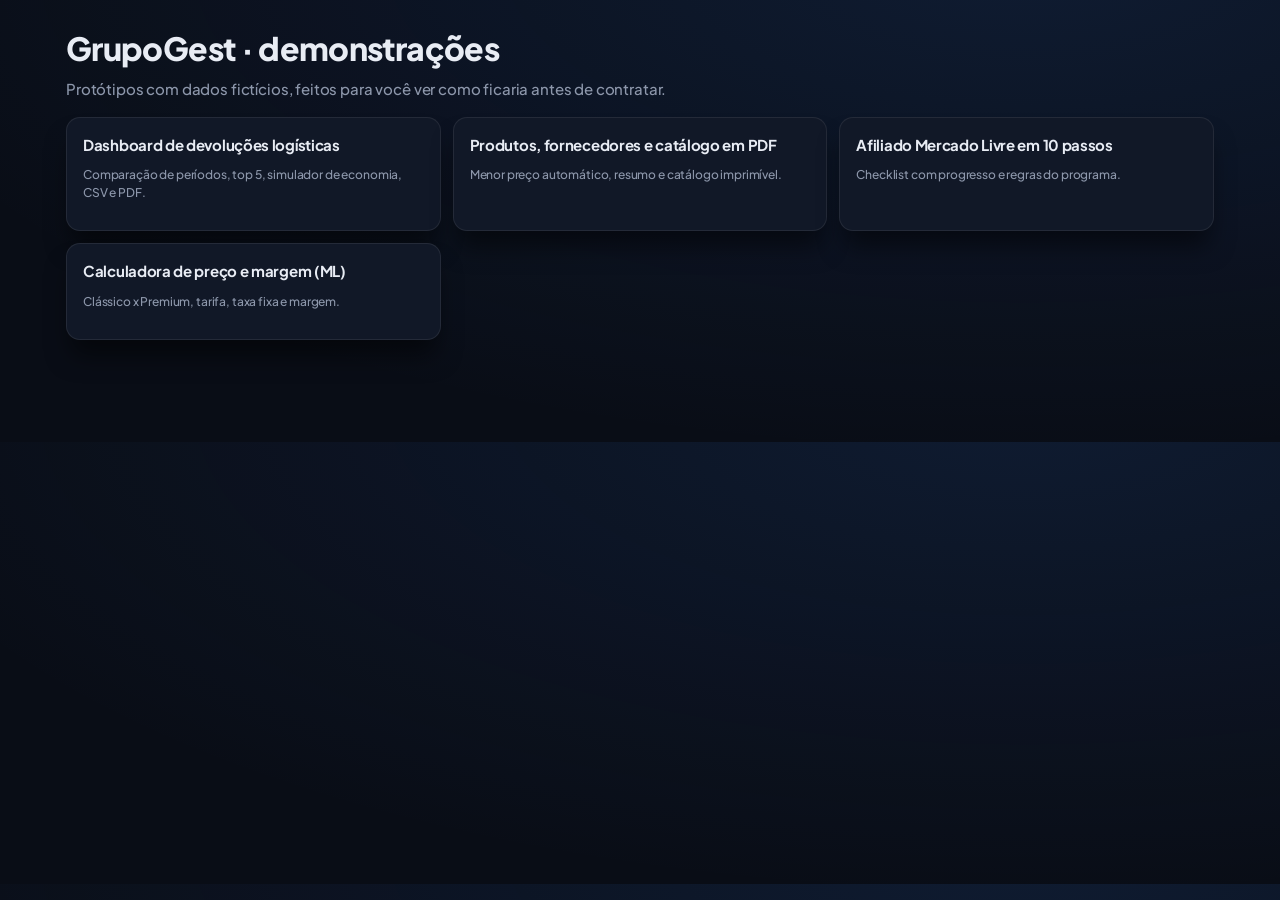
<file: index.html>
<!doctype html><html lang="pt-BR"><meta charset="utf-8"><meta name="viewport" content="width=device-width,initial-scale=1"><title>GrupoGest · demonstrações</title><link rel="stylesheet" href="assets/gg.css"><body><main class="wrap"><div class="hd"><h1>GrupoGest · demonstrações</h1><p>Protótipos com dados fictícios, feitos para você ver como ficaria antes de contratar.</p></div><div class="grid">
<a class="panel" href="dashboard-logistica/" style="color:inherit;text-decoration:none"><h2>Dashboard de devoluções logísticas</h2><p class="leg">Comparação de períodos, top 5, simulador de economia, CSV e PDF.</p></a>
<a class="panel" href="catalogo-fornecedores/" style="color:inherit;text-decoration:none"><h2>Produtos, fornecedores e catálogo em PDF</h2><p class="leg">Menor preço automático, resumo e catálogo imprimível.</p></a>
<a class="panel" href="checklist-afiliado-ml/" style="color:inherit;text-decoration:none"><h2>Afiliado Mercado Livre em 10 passos</h2><p class="leg">Checklist com progresso e regras do programa.</p></a>
<a class="panel" href="calculadora-marketplace/" style="color:inherit;text-decoration:none"><h2>Calculadora de preço e margem (ML)</h2><p class="leg">Clássico x Premium, tarifa, taxa fixa e margem.</p></a></div></main></body></html>
</file>
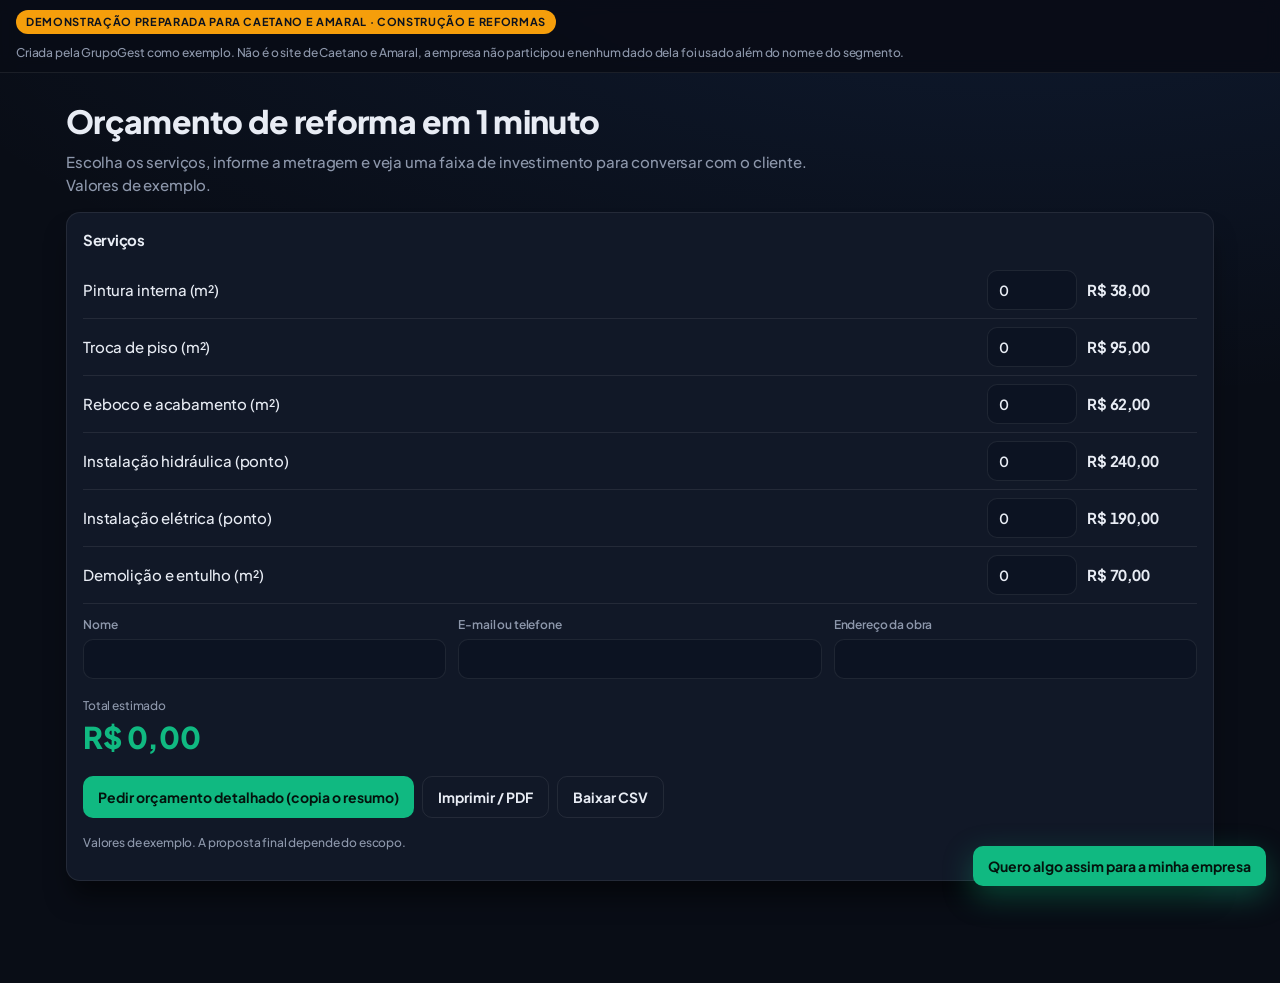
<file: b2b-caetano-amaral/index.html>
<!doctype html><html lang="pt-BR"><head><meta charset="utf-8"><meta name="viewport" content="width=device-width,initial-scale=1"><meta name="robots" content="noindex,nofollow"><title>Orçamento de reforma em 1 minuto · demonstração</title><link rel="stylesheet" href="../assets/gg.css"><style>.it{display:grid;grid-template-columns:1fr 90px 110px;gap:10px;align-items:center;padding:8px 0;border-bottom:1px solid var(--line)}.it b{font-variant-numeric:tabular-nums}.fl2{display:grid;grid-template-columns:repeat(auto-fit,minmax(210px,1fr));gap:12px;margin-top:12px}.tot{font-size:30px;font-weight:800;color:var(--em)}.stp{display:flex;gap:6px;flex-wrap:wrap;margin-top:8px}.stp span{padding:6px 12px;border-radius:99px;background:var(--bg2,#111827);border:1px solid var(--line);font-size:13px}.stp span.on{background:#10B981;color:#04130d;border-color:#10B981;font-weight:700}@media(max-width:560px){.it{grid-template-columns:1fr 70px}.it b{grid-column:1/-1;text-align:right}}</style></head><body>
<header class="top"><span class="badge">Demonstração preparada para Caetano e Amaral · Construção e reformas</span><small>Criada pela GrupoGest como exemplo. Não é o site de Caetano e Amaral, a empresa não participou e nenhum dado dela foi usado além do nome e do segmento.</small></header>
<main class="wrap"><div class="hd"><h1>Orçamento de reforma em 1 minuto</h1><p>Escolha os serviços, informe a metragem e veja uma faixa de investimento para conversar com o cliente. Valores de exemplo.</p></div>
<section class="panel"><h2>Serviços</h2><div id="its"></div><div class="fl2"><label>Nome<input data-c="Nome"></label><label>E-mail ou telefone<input data-c="E-mail ou telefone"></label><label>Endereço da obra<input data-c="Endereço da obra"></label></div>
<div style="margin-top:14px"><span class="foot">Total estimado</span><div class="tot" id="tot">R$ 0,00</div><div class="foot" id="fx"></div></div>
<div class="row"><button class="btn em" id="cp">Pedir orçamento detalhado (copia o resumo)</button><button class="btn ghost" id="pdf">Imprimir / PDF</button><button class="btn ghost" id="csv">Baixar CSV</button></div><p class="foot">Valores de exemplo. A proposta final depende do escopo.</p></section>
<button class="btn em cta" id="cta">Quero algo assim para a minha empresa</button>
<div class="mod" id="mod"><div class="panel"><h2>Como isto viraria o seu</h2><ul><li><b>O que você vê:</b> uma demonstração funcional no navegador, com valores de exemplo.</li><li><b>No projeto:</b> seus serviços e preços, sua marca, formulário que chega no seu e-mail e página publicada no seu domínio.</li><li><b>Prazo e valor:</b> combinados por escrito antes de começar, conforme o escopo.</li></ul><p class="foot">Sem compromisso. Responda a mensagem que enviou este link.</p><div class="row"><button class="btn ghost" id="x">Fechar</button></div></div></div></main>
<script src="../assets/gg.js"></script><script>
const $=GG.$,IT=[["Pintura interna (m²)", 38, "m²"], ["Troca de piso (m²)", 95, "m²"], ["Reboco e acabamento (m²)", 62, "m²"], ["Instalação hidráulica (ponto)", 240, "ponto"], ["Instalação elétrica (ponto)", 190, "ponto"], ["Demolição e entulho (m²)", 70, "m²"]],F=0.15,TRK=false;let q=IT.map(()=>0);
$('its').innerHTML=IT.map((x,i)=>`<div class="it"><span>${x[0]}</span><input type="number" min="0" step="1" value="0" data-i="${i}" aria-label="Quantidade ${x[0]}"><b>${GG.brl(x[1])}</b></div>`).join('');
const mult=()=>$('porte')?parseFloat($('porte').value):1;
function run(){let t=0;IT.forEach((x,i)=>t+=x[1]*q[i]);t*=mult();$('tot').textContent=GG.brl(t);$('fx').textContent=F&&t?'Faixa de exemplo: '+GG.brl(t*(1-F))+' a '+GG.brl(t*(1+F)):''}
document.querySelectorAll('[data-i]').forEach(e=>e.addEventListener('input',()=>{q[+e.dataset.i]=Math.max(0,parseFloat(e.value)||0);run()}));if($('porte'))$('porte').onchange=run;
function resumo(){const L=IT.map((x,i)=>q[i]?`- ${x[0]} x ${q[i]} = ${GG.brl(x[1]*q[i]*mult())}`:'').filter(Boolean);const c=[...document.querySelectorAll('[data-c]')].map(e=>e.dataset.c+': '+(e.value||'-'));return 'Pedido de orçamento (demonstração)\n'+c.join('\n')+'\n'+L.join('\n')+'\nTotal estimado: '+$('tot').textContent}
$('cp').onclick=()=>{const t=resumo();(navigator.clipboard?navigator.clipboard.writeText(t):Promise.reject()).then(()=>alert('Resumo copiado.'),()=>prompt('Copie o resumo:',t))};
$('pdf').onclick=()=>window.print();$('csv').onclick=()=>GG.csv('orcamento-demo.csv',[['Serviço','Qtd','Valor'],...IT.map((x,i)=>[x[0],q[i],(x[1]*q[i]*mult()).toFixed(2).replace('.',',')]).filter(r=>+r[1]>0)]);
$('cta').onclick=()=>GG.modal();$('x').onclick=()=>GG.modal();
if(TRK){const S=['Documentos recebidos','Vistoria','Em emissão','Pronto para retirada'];$('stp').innerHTML=S.map((s,i)=>`<span class="${i<=2?'on':''}">${s}</span>`).join('')}
run();</script></body></html>
</file>
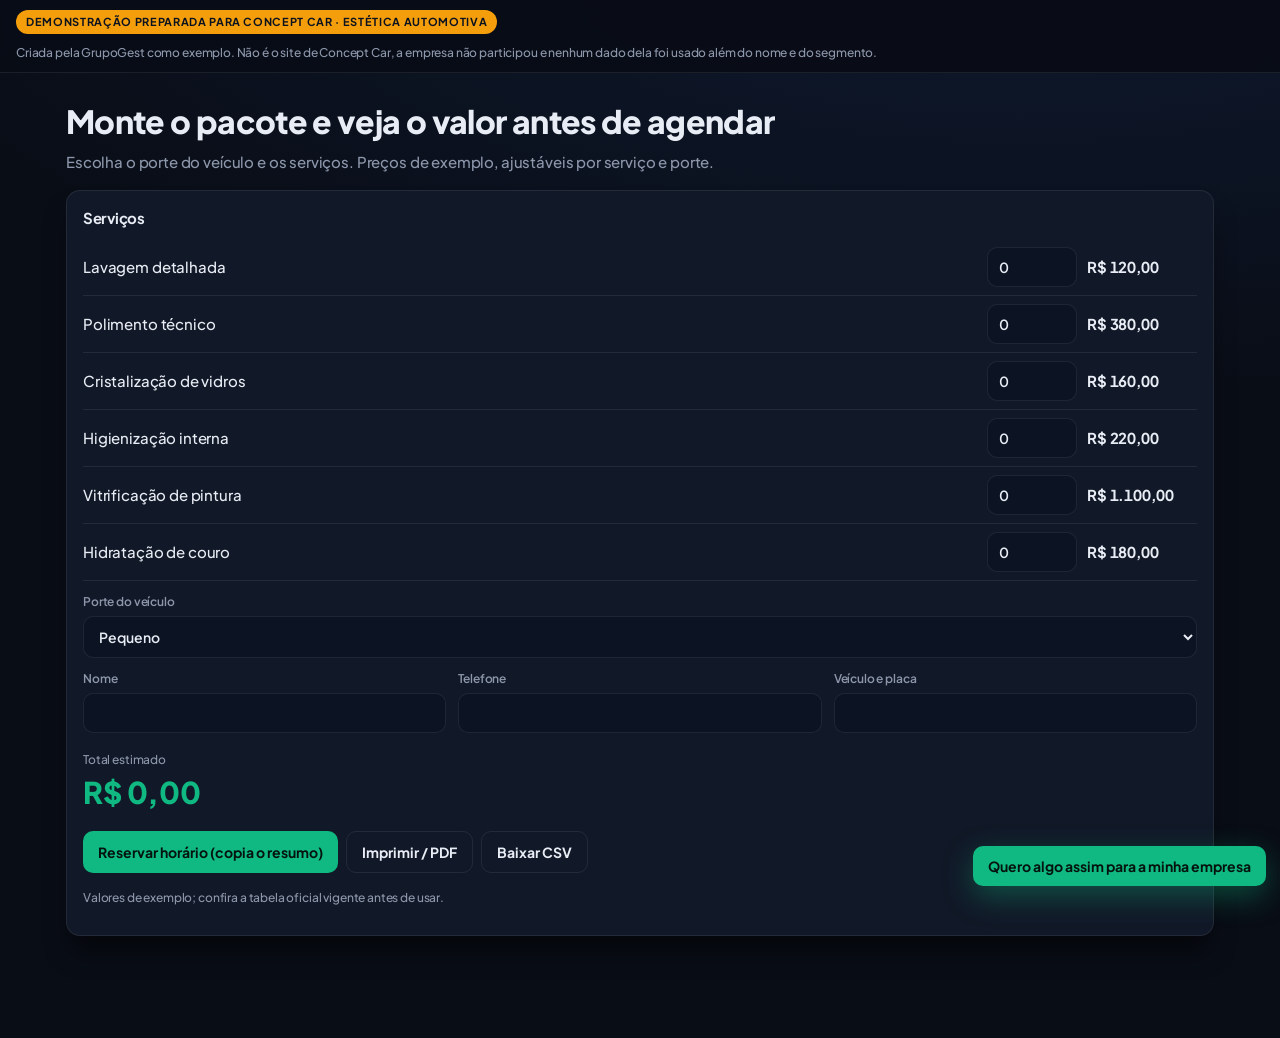
<file: b2b-concept-car/index.html>
<!doctype html><html lang="pt-BR"><head><meta charset="utf-8"><meta name="viewport" content="width=device-width,initial-scale=1"><meta name="robots" content="noindex,nofollow"><title>Monte o pacote e veja o valor antes de agendar · demonstração</title><link rel="stylesheet" href="../assets/gg.css"><style>.it{display:grid;grid-template-columns:1fr 90px 110px;gap:10px;align-items:center;padding:8px 0;border-bottom:1px solid var(--line)}.it b{font-variant-numeric:tabular-nums}.fl2{display:grid;grid-template-columns:repeat(auto-fit,minmax(210px,1fr));gap:12px;margin-top:12px}.tot{font-size:30px;font-weight:800;color:var(--em)}.stp{display:flex;gap:6px;flex-wrap:wrap;margin-top:8px}.stp span{padding:6px 12px;border-radius:99px;background:var(--bg2,#111827);border:1px solid var(--line);font-size:13px}.stp span.on{background:#10B981;color:#04130d;border-color:#10B981;font-weight:700}@media(max-width:560px){.it{grid-template-columns:1fr 70px}.it b{grid-column:1/-1;text-align:right}}</style></head><body>
<header class="top"><span class="badge">Demonstração preparada para Concept Car · Estética automotiva</span><small>Criada pela GrupoGest como exemplo. Não é o site de Concept Car, a empresa não participou e nenhum dado dela foi usado além do nome e do segmento.</small></header>
<main class="wrap"><div class="hd"><h1>Monte o pacote e veja o valor antes de agendar</h1><p>Escolha o porte do veículo e os serviços. Preços de exemplo, ajustáveis por serviço e porte.</p></div>
<section class="panel"><h2>Serviços</h2><div id="its"></div><div class="fl2"><label>Porte do veículo<select id="porte"><option value="1">Pequeno</option><option value="1.2">Médio / SUV</option><option value="1.4">Grande / picape</option></select></label></div><div class="fl2"><label>Nome<input data-c="Nome"></label><label>Telefone<input data-c="Telefone"></label><label>Veículo e placa<input data-c="Veículo e placa"></label></div>
<div style="margin-top:14px"><span class="foot">Total estimado</span><div class="tot" id="tot">R$ 0,00</div><div class="foot" id="fx"></div></div>
<div class="row"><button class="btn em" id="cp">Reservar horário (copia o resumo)</button><button class="btn ghost" id="pdf">Imprimir / PDF</button><button class="btn ghost" id="csv">Baixar CSV</button></div><p class="foot">Valores de exemplo; confira a tabela oficial vigente antes de usar.</p></section>
<button class="btn em cta" id="cta">Quero algo assim para a minha empresa</button>
<div class="mod" id="mod"><div class="panel"><h2>Como isto viraria o seu</h2><ul><li><b>O que você vê:</b> uma demonstração funcional no navegador, com valores de exemplo.</li><li><b>No projeto:</b> seus serviços e preços, sua marca, formulário que chega no seu e-mail e página publicada no seu domínio.</li><li><b>Prazo e valor:</b> combinados por escrito antes de começar, conforme o escopo.</li></ul><p class="foot">Sem compromisso. Responda a mensagem que enviou este link.</p><div class="row"><button class="btn ghost" id="x">Fechar</button></div></div></div></main>
<script src="../assets/gg.js"></script><script>
const $=GG.$,IT=[["Lavagem detalhada", 120, "un"], ["Polimento técnico", 380, "un"], ["Cristalização de vidros", 160, "un"], ["Higienização interna", 220, "un"], ["Vitrificação de pintura", 1100, "un"], ["Hidratação de couro", 180, "un"]],F=0,TRK=false;let q=IT.map(()=>0);
$('its').innerHTML=IT.map((x,i)=>`<div class="it"><span>${x[0]}</span><input type="number" min="0" step="1" value="0" data-i="${i}" aria-label="Quantidade ${x[0]}"><b>${GG.brl(x[1])}</b></div>`).join('');
const mult=()=>$('porte')?parseFloat($('porte').value):1;
function run(){let t=0;IT.forEach((x,i)=>t+=x[1]*q[i]);t*=mult();$('tot').textContent=GG.brl(t);$('fx').textContent=F&&t?'Faixa de exemplo: '+GG.brl(t*(1-F))+' a '+GG.brl(t*(1+F)):''}
document.querySelectorAll('[data-i]').forEach(e=>e.addEventListener('input',()=>{q[+e.dataset.i]=Math.max(0,parseFloat(e.value)||0);run()}));if($('porte'))$('porte').onchange=run;
function resumo(){const L=IT.map((x,i)=>q[i]?`- ${x[0]} x ${q[i]} = ${GG.brl(x[1]*q[i]*mult())}`:'').filter(Boolean);const c=[...document.querySelectorAll('[data-c]')].map(e=>e.dataset.c+': '+(e.value||'-'));return 'Pedido de orçamento (demonstração)\n'+c.join('\n')+'\n'+L.join('\n')+'\nTotal estimado: '+$('tot').textContent}
$('cp').onclick=()=>{const t=resumo();(navigator.clipboard?navigator.clipboard.writeText(t):Promise.reject()).then(()=>alert('Resumo copiado.'),()=>prompt('Copie o resumo:',t))};
$('pdf').onclick=()=>window.print();$('csv').onclick=()=>GG.csv('orcamento-demo.csv',[['Serviço','Qtd','Valor'],...IT.map((x,i)=>[x[0],q[i],(x[1]*q[i]*mult()).toFixed(2).replace('.',',')]).filter(r=>+r[1]>0)]);
$('cta').onclick=()=>GG.modal();$('x').onclick=()=>GG.modal();
if(TRK){const S=['Documentos recebidos','Vistoria','Em emissão','Pronto para retirada'];$('stp').innerHTML=S.map((s,i)=>`<span class="${i<=2?'on':''}">${s}</span>`).join('')}
run();</script></body></html>
</file>
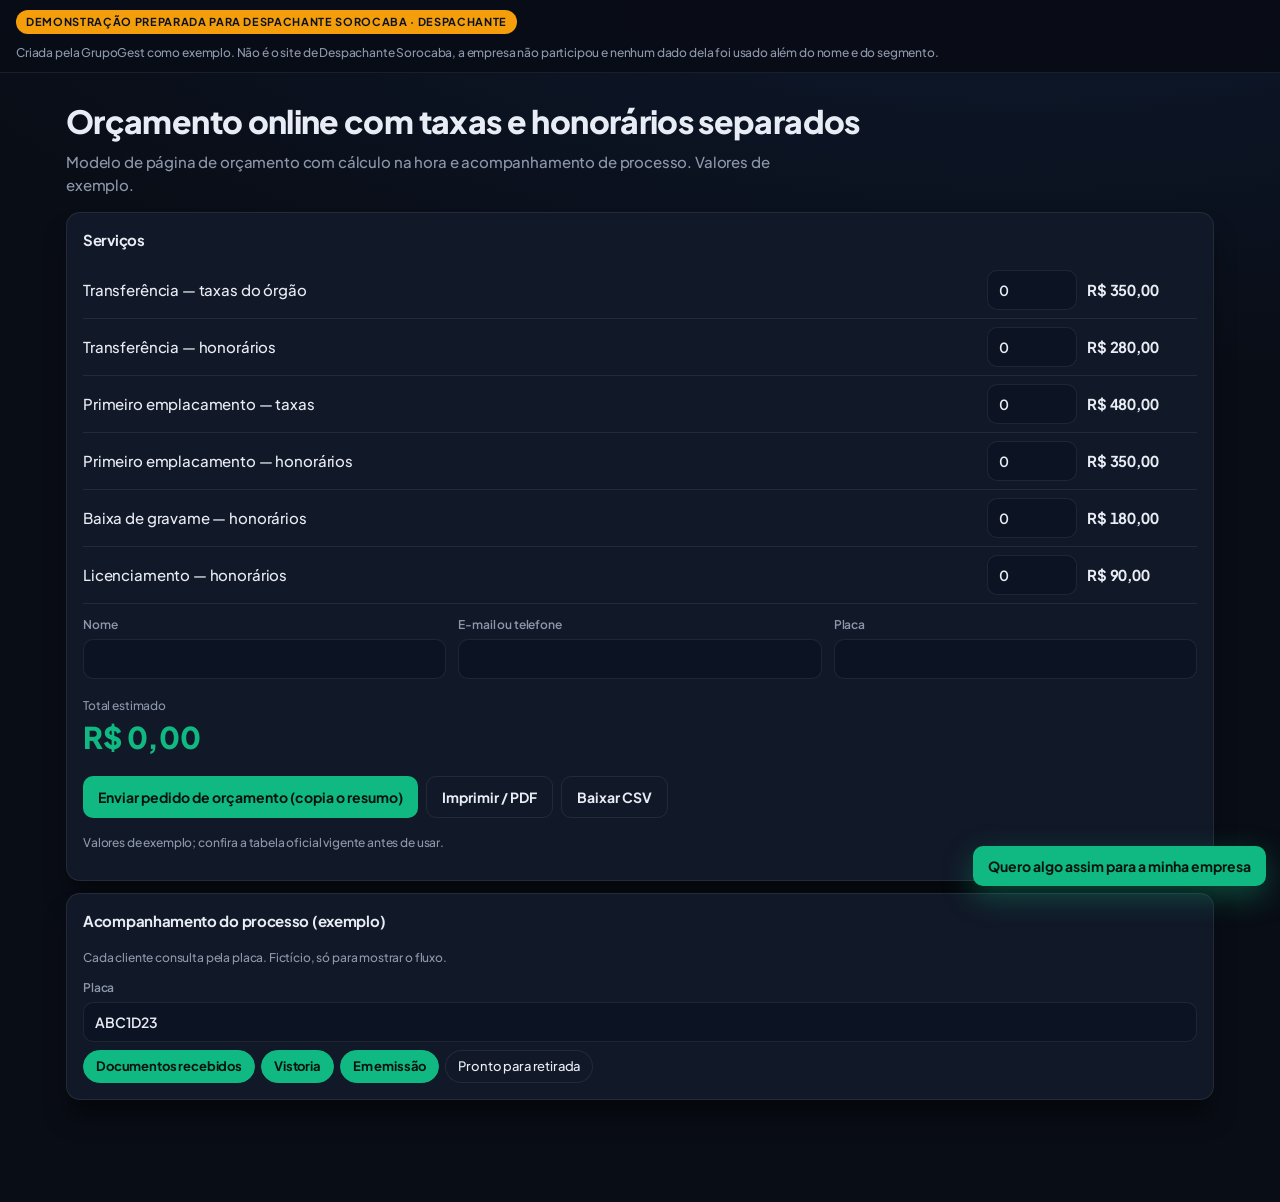
<file: b2b-despachante-sorocaba/index.html>
<!doctype html><html lang="pt-BR"><head><meta charset="utf-8"><meta name="viewport" content="width=device-width,initial-scale=1"><meta name="robots" content="noindex,nofollow"><title>Orçamento online com taxas e honorários separados · demonstração</title><link rel="stylesheet" href="../assets/gg.css"><style>.it{display:grid;grid-template-columns:1fr 90px 110px;gap:10px;align-items:center;padding:8px 0;border-bottom:1px solid var(--line)}.it b{font-variant-numeric:tabular-nums}.fl2{display:grid;grid-template-columns:repeat(auto-fit,minmax(210px,1fr));gap:12px;margin-top:12px}.tot{font-size:30px;font-weight:800;color:var(--em)}.stp{display:flex;gap:6px;flex-wrap:wrap;margin-top:8px}.stp span{padding:6px 12px;border-radius:99px;background:var(--bg2,#111827);border:1px solid var(--line);font-size:13px}.stp span.on{background:#10B981;color:#04130d;border-color:#10B981;font-weight:700}@media(max-width:560px){.it{grid-template-columns:1fr 70px}.it b{grid-column:1/-1;text-align:right}}</style></head><body>
<header class="top"><span class="badge">Demonstração preparada para Despachante Sorocaba · Despachante</span><small>Criada pela GrupoGest como exemplo. Não é o site de Despachante Sorocaba, a empresa não participou e nenhum dado dela foi usado além do nome e do segmento.</small></header>
<main class="wrap"><div class="hd"><h1>Orçamento online com taxas e honorários separados</h1><p>Modelo de página de orçamento com cálculo na hora e acompanhamento de processo. Valores de exemplo.</p></div>
<section class="panel"><h2>Serviços</h2><div id="its"></div><div class="fl2"><label>Nome<input data-c="Nome"></label><label>E-mail ou telefone<input data-c="E-mail ou telefone"></label><label>Placa<input data-c="Placa"></label></div>
<div style="margin-top:14px"><span class="foot">Total estimado</span><div class="tot" id="tot">R$ 0,00</div><div class="foot" id="fx"></div></div>
<div class="row"><button class="btn em" id="cp">Enviar pedido de orçamento (copia o resumo)</button><button class="btn ghost" id="pdf">Imprimir / PDF</button><button class="btn ghost" id="csv">Baixar CSV</button></div><p class="foot">Valores de exemplo; confira a tabela oficial vigente antes de usar.</p></section><section class="panel" style="margin-top:12px"><h2>Acompanhamento do processo (exemplo)</h2><p class="foot">Cada cliente consulta pela placa. Fictício, só para mostrar o fluxo.</p><label>Placa<input id="tp" value="ABC1D23"></label><div class="stp" id="stp"></div></section>
<button class="btn em cta" id="cta">Quero algo assim para a minha empresa</button>
<div class="mod" id="mod"><div class="panel"><h2>Como isto viraria o seu</h2><ul><li><b>O que você vê:</b> uma demonstração funcional no navegador, com valores de exemplo.</li><li><b>No projeto:</b> seus serviços e preços, sua marca, formulário que chega no seu e-mail e página publicada no seu domínio.</li><li><b>Prazo e valor:</b> combinados por escrito antes de começar, conforme o escopo.</li></ul><p class="foot">Sem compromisso. Responda a mensagem que enviou este link.</p><div class="row"><button class="btn ghost" id="x">Fechar</button></div></div></div></main>
<script src="../assets/gg.js"></script><script>
const $=GG.$,IT=[["Transferência — taxas do órgão", 350, "un"], ["Transferência — honorários", 280, "un"], ["Primeiro emplacamento — taxas", 480, "un"], ["Primeiro emplacamento — honorários", 350, "un"], ["Baixa de gravame — honorários", 180, "un"], ["Licenciamento — honorários", 90, "un"]],F=0,TRK=true;let q=IT.map(()=>0);
$('its').innerHTML=IT.map((x,i)=>`<div class="it"><span>${x[0]}</span><input type="number" min="0" step="1" value="0" data-i="${i}" aria-label="Quantidade ${x[0]}"><b>${GG.brl(x[1])}</b></div>`).join('');
const mult=()=>$('porte')?parseFloat($('porte').value):1;
function run(){let t=0;IT.forEach((x,i)=>t+=x[1]*q[i]);t*=mult();$('tot').textContent=GG.brl(t);$('fx').textContent=F&&t?'Faixa de exemplo: '+GG.brl(t*(1-F))+' a '+GG.brl(t*(1+F)):''}
document.querySelectorAll('[data-i]').forEach(e=>e.addEventListener('input',()=>{q[+e.dataset.i]=Math.max(0,parseFloat(e.value)||0);run()}));if($('porte'))$('porte').onchange=run;
function resumo(){const L=IT.map((x,i)=>q[i]?`- ${x[0]} x ${q[i]} = ${GG.brl(x[1]*q[i]*mult())}`:'').filter(Boolean);const c=[...document.querySelectorAll('[data-c]')].map(e=>e.dataset.c+': '+(e.value||'-'));return 'Pedido de orçamento (demonstração)\n'+c.join('\n')+'\n'+L.join('\n')+'\nTotal estimado: '+$('tot').textContent}
$('cp').onclick=()=>{const t=resumo();(navigator.clipboard?navigator.clipboard.writeText(t):Promise.reject()).then(()=>alert('Resumo copiado.'),()=>prompt('Copie o resumo:',t))};
$('pdf').onclick=()=>window.print();$('csv').onclick=()=>GG.csv('orcamento-demo.csv',[['Serviço','Qtd','Valor'],...IT.map((x,i)=>[x[0],q[i],(x[1]*q[i]*mult()).toFixed(2).replace('.',',')]).filter(r=>+r[1]>0)]);
$('cta').onclick=()=>GG.modal();$('x').onclick=()=>GG.modal();
if(TRK){const S=['Documentos recebidos','Vistoria','Em emissão','Pronto para retirada'];$('stp').innerHTML=S.map((s,i)=>`<span class="${i<=2?'on':''}">${s}</span>`).join('')}
run();</script></body></html>
</file>
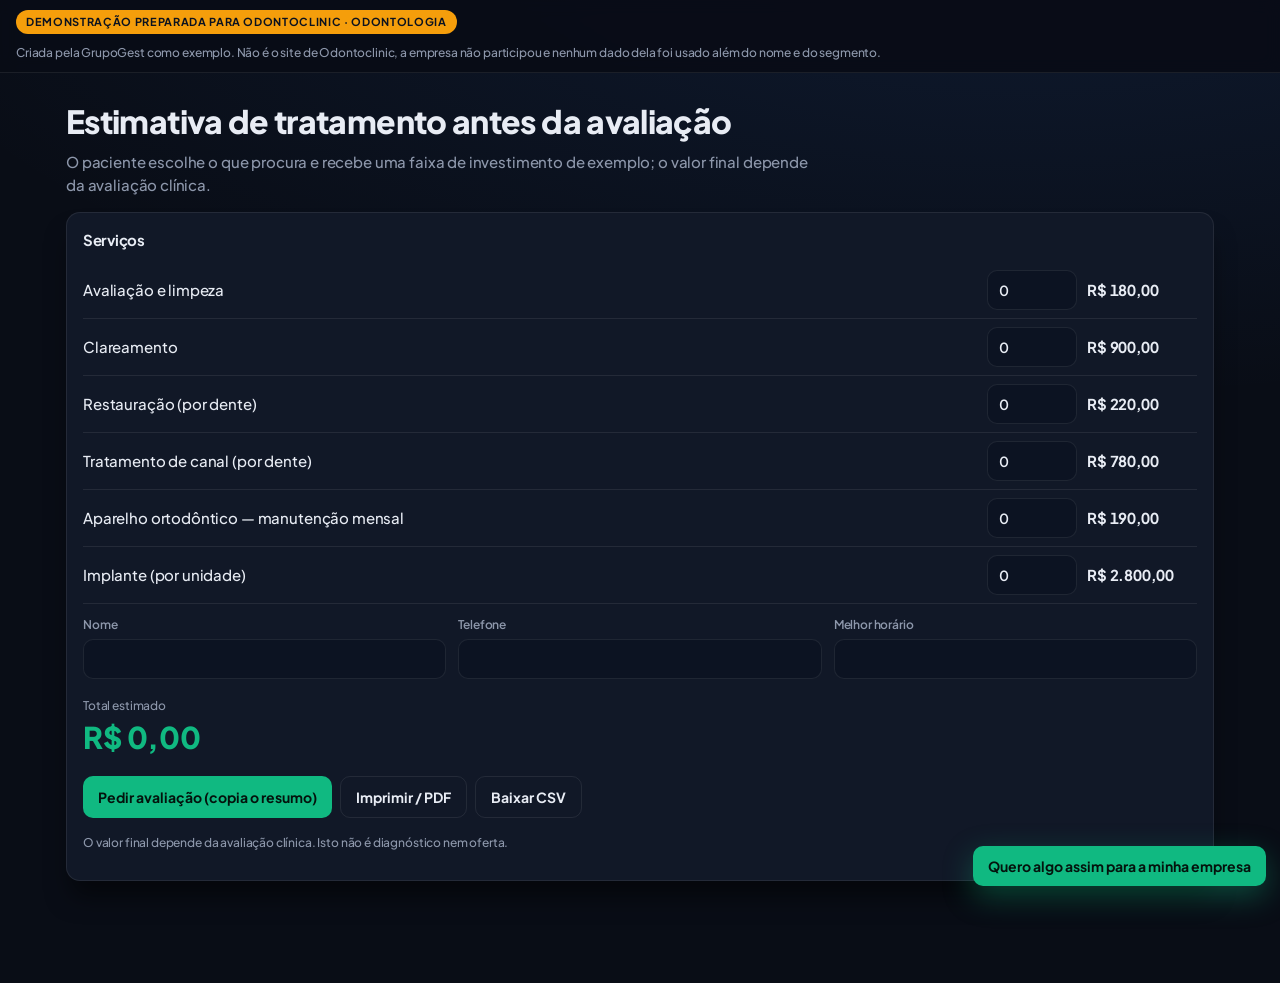
<file: b2b-odontoclinic/index.html>
<!doctype html><html lang="pt-BR"><head><meta charset="utf-8"><meta name="viewport" content="width=device-width,initial-scale=1"><meta name="robots" content="noindex,nofollow"><title>Estimativa de tratamento antes da avaliação · demonstração</title><link rel="stylesheet" href="../assets/gg.css"><style>.it{display:grid;grid-template-columns:1fr 90px 110px;gap:10px;align-items:center;padding:8px 0;border-bottom:1px solid var(--line)}.it b{font-variant-numeric:tabular-nums}.fl2{display:grid;grid-template-columns:repeat(auto-fit,minmax(210px,1fr));gap:12px;margin-top:12px}.tot{font-size:30px;font-weight:800;color:var(--em)}.stp{display:flex;gap:6px;flex-wrap:wrap;margin-top:8px}.stp span{padding:6px 12px;border-radius:99px;background:var(--bg2,#111827);border:1px solid var(--line);font-size:13px}.stp span.on{background:#10B981;color:#04130d;border-color:#10B981;font-weight:700}@media(max-width:560px){.it{grid-template-columns:1fr 70px}.it b{grid-column:1/-1;text-align:right}}</style></head><body>
<header class="top"><span class="badge">Demonstração preparada para Odontoclinic · Odontologia</span><small>Criada pela GrupoGest como exemplo. Não é o site de Odontoclinic, a empresa não participou e nenhum dado dela foi usado além do nome e do segmento.</small></header>
<main class="wrap"><div class="hd"><h1>Estimativa de tratamento antes da avaliação</h1><p>O paciente escolhe o que procura e recebe uma faixa de investimento de exemplo; o valor final depende da avaliação clínica.</p></div>
<section class="panel"><h2>Serviços</h2><div id="its"></div><div class="fl2"><label>Nome<input data-c="Nome"></label><label>Telefone<input data-c="Telefone"></label><label>Melhor horário<input data-c="Melhor horário"></label></div>
<div style="margin-top:14px"><span class="foot">Total estimado</span><div class="tot" id="tot">R$ 0,00</div><div class="foot" id="fx"></div></div>
<div class="row"><button class="btn em" id="cp">Pedir avaliação (copia o resumo)</button><button class="btn ghost" id="pdf">Imprimir / PDF</button><button class="btn ghost" id="csv">Baixar CSV</button></div><p class="foot">O valor final depende da avaliação clínica. Isto não é diagnóstico nem oferta.</p></section>
<button class="btn em cta" id="cta">Quero algo assim para a minha empresa</button>
<div class="mod" id="mod"><div class="panel"><h2>Como isto viraria o seu</h2><ul><li><b>O que você vê:</b> uma demonstração funcional no navegador, com valores de exemplo.</li><li><b>No projeto:</b> seus serviços e preços, sua marca, formulário que chega no seu e-mail e página publicada no seu domínio.</li><li><b>Prazo e valor:</b> combinados por escrito antes de começar, conforme o escopo.</li></ul><p class="foot">Sem compromisso. Responda a mensagem que enviou este link.</p><div class="row"><button class="btn ghost" id="x">Fechar</button></div></div></div></main>
<script src="../assets/gg.js"></script><script>
const $=GG.$,IT=[["Avaliação e limpeza", 180, "un"], ["Clareamento", 900, "un"], ["Restauração (por dente)", 220, "dente"], ["Tratamento de canal (por dente)", 780, "dente"], ["Aparelho ortodôntico — manutenção mensal", 190, "mês"], ["Implante (por unidade)", 2800, "un"]],F=0.2,TRK=false;let q=IT.map(()=>0);
$('its').innerHTML=IT.map((x,i)=>`<div class="it"><span>${x[0]}</span><input type="number" min="0" step="1" value="0" data-i="${i}" aria-label="Quantidade ${x[0]}"><b>${GG.brl(x[1])}</b></div>`).join('');
const mult=()=>$('porte')?parseFloat($('porte').value):1;
function run(){let t=0;IT.forEach((x,i)=>t+=x[1]*q[i]);t*=mult();$('tot').textContent=GG.brl(t);$('fx').textContent=F&&t?'Faixa de exemplo: '+GG.brl(t*(1-F))+' a '+GG.brl(t*(1+F)):''}
document.querySelectorAll('[data-i]').forEach(e=>e.addEventListener('input',()=>{q[+e.dataset.i]=Math.max(0,parseFloat(e.value)||0);run()}));if($('porte'))$('porte').onchange=run;
function resumo(){const L=IT.map((x,i)=>q[i]?`- ${x[0]} x ${q[i]} = ${GG.brl(x[1]*q[i]*mult())}`:'').filter(Boolean);const c=[...document.querySelectorAll('[data-c]')].map(e=>e.dataset.c+': '+(e.value||'-'));return 'Pedido de orçamento (demonstração)\n'+c.join('\n')+'\n'+L.join('\n')+'\nTotal estimado: '+$('tot').textContent}
$('cp').onclick=()=>{const t=resumo();(navigator.clipboard?navigator.clipboard.writeText(t):Promise.reject()).then(()=>alert('Resumo copiado.'),()=>prompt('Copie o resumo:',t))};
$('pdf').onclick=()=>window.print();$('csv').onclick=()=>GG.csv('orcamento-demo.csv',[['Serviço','Qtd','Valor'],...IT.map((x,i)=>[x[0],q[i],(x[1]*q[i]*mult()).toFixed(2).replace('.',',')]).filter(r=>+r[1]>0)]);
$('cta').onclick=()=>GG.modal();$('x').onclick=()=>GG.modal();
if(TRK){const S=['Documentos recebidos','Vistoria','Em emissão','Pronto para retirada'];$('stp').innerHTML=S.map((s,i)=>`<span class="${i<=2?'on':''}">${s}</span>`).join('')}
run();</script></body></html>
</file>
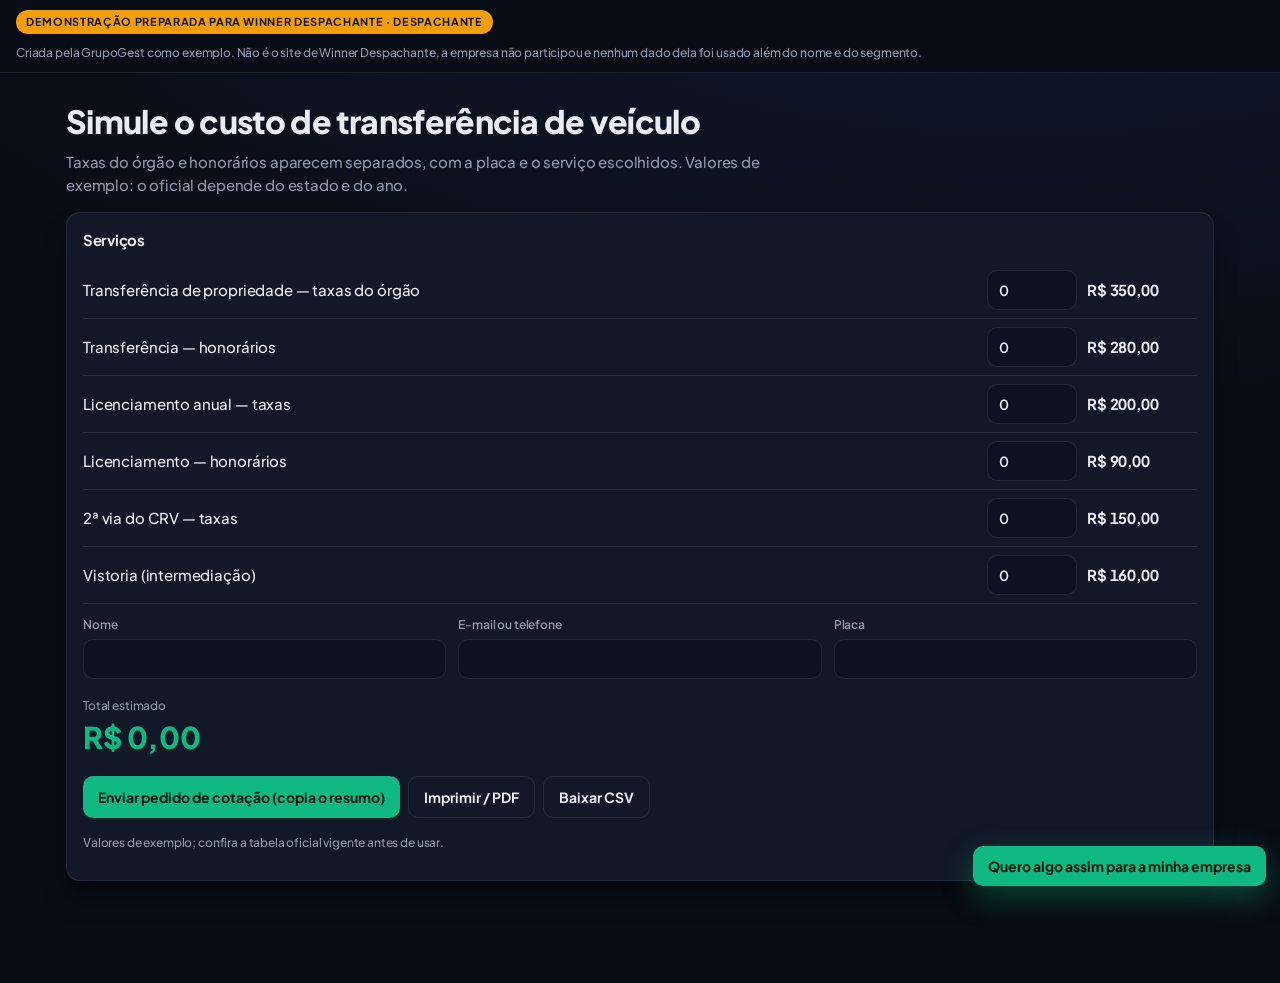
<file: b2b-winner-despachante/index.html>
<!doctype html><html lang="pt-BR"><head><meta charset="utf-8"><meta name="viewport" content="width=device-width,initial-scale=1"><meta name="robots" content="noindex,nofollow"><title>Simule o custo de transferência de veículo · demonstração</title><link rel="stylesheet" href="../assets/gg.css"><style>.it{display:grid;grid-template-columns:1fr 90px 110px;gap:10px;align-items:center;padding:8px 0;border-bottom:1px solid var(--line)}.it b{font-variant-numeric:tabular-nums}.fl2{display:grid;grid-template-columns:repeat(auto-fit,minmax(210px,1fr));gap:12px;margin-top:12px}.tot{font-size:30px;font-weight:800;color:var(--em)}.stp{display:flex;gap:6px;flex-wrap:wrap;margin-top:8px}.stp span{padding:6px 12px;border-radius:99px;background:var(--bg2,#111827);border:1px solid var(--line);font-size:13px}.stp span.on{background:#10B981;color:#04130d;border-color:#10B981;font-weight:700}@media(max-width:560px){.it{grid-template-columns:1fr 70px}.it b{grid-column:1/-1;text-align:right}}</style></head><body>
<header class="top"><span class="badge">Demonstração preparada para Winner Despachante · Despachante</span><small>Criada pela GrupoGest como exemplo. Não é o site de Winner Despachante, a empresa não participou e nenhum dado dela foi usado além do nome e do segmento.</small></header>
<main class="wrap"><div class="hd"><h1>Simule o custo de transferência de veículo</h1><p>Taxas do órgão e honorários aparecem separados, com a placa e o serviço escolhidos. Valores de exemplo: o oficial depende do estado e do ano.</p></div>
<section class="panel"><h2>Serviços</h2><div id="its"></div><div class="fl2"><label>Nome<input data-c="Nome"></label><label>E-mail ou telefone<input data-c="E-mail ou telefone"></label><label>Placa<input data-c="Placa"></label></div>
<div style="margin-top:14px"><span class="foot">Total estimado</span><div class="tot" id="tot">R$ 0,00</div><div class="foot" id="fx"></div></div>
<div class="row"><button class="btn em" id="cp">Enviar pedido de cotação (copia o resumo)</button><button class="btn ghost" id="pdf">Imprimir / PDF</button><button class="btn ghost" id="csv">Baixar CSV</button></div><p class="foot">Valores de exemplo; confira a tabela oficial vigente antes de usar.</p></section>
<button class="btn em cta" id="cta">Quero algo assim para a minha empresa</button>
<div class="mod" id="mod"><div class="panel"><h2>Como isto viraria o seu</h2><ul><li><b>O que você vê:</b> uma demonstração funcional no navegador, com valores de exemplo.</li><li><b>No projeto:</b> seus serviços e preços, sua marca, formulário que chega no seu e-mail e página publicada no seu domínio.</li><li><b>Prazo e valor:</b> combinados por escrito antes de começar, conforme o escopo.</li></ul><p class="foot">Sem compromisso. Responda a mensagem que enviou este link.</p><div class="row"><button class="btn ghost" id="x">Fechar</button></div></div></div></main>
<script src="../assets/gg.js"></script><script>
const $=GG.$,IT=[["Transferência de propriedade — taxas do órgão", 350, "un"], ["Transferência — honorários", 280, "un"], ["Licenciamento anual — taxas", 200, "un"], ["Licenciamento — honorários", 90, "un"], ["2ª via do CRV — taxas", 150, "un"], ["Vistoria (intermediação)", 160, "un"]],F=0,TRK=false;let q=IT.map(()=>0);
$('its').innerHTML=IT.map((x,i)=>`<div class="it"><span>${x[0]}</span><input type="number" min="0" step="1" value="0" data-i="${i}" aria-label="Quantidade ${x[0]}"><b>${GG.brl(x[1])}</b></div>`).join('');
const mult=()=>$('porte')?parseFloat($('porte').value):1;
function run(){let t=0;IT.forEach((x,i)=>t+=x[1]*q[i]);t*=mult();$('tot').textContent=GG.brl(t);$('fx').textContent=F&&t?'Faixa de exemplo: '+GG.brl(t*(1-F))+' a '+GG.brl(t*(1+F)):''}
document.querySelectorAll('[data-i]').forEach(e=>e.addEventListener('input',()=>{q[+e.dataset.i]=Math.max(0,parseFloat(e.value)||0);run()}));if($('porte'))$('porte').onchange=run;
function resumo(){const L=IT.map((x,i)=>q[i]?`- ${x[0]} x ${q[i]} = ${GG.brl(x[1]*q[i]*mult())}`:'').filter(Boolean);const c=[...document.querySelectorAll('[data-c]')].map(e=>e.dataset.c+': '+(e.value||'-'));return 'Pedido de orçamento (demonstração)\n'+c.join('\n')+'\n'+L.join('\n')+'\nTotal estimado: '+$('tot').textContent}
$('cp').onclick=()=>{const t=resumo();(navigator.clipboard?navigator.clipboard.writeText(t):Promise.reject()).then(()=>alert('Resumo copiado.'),()=>prompt('Copie o resumo:',t))};
$('pdf').onclick=()=>window.print();$('csv').onclick=()=>GG.csv('orcamento-demo.csv',[['Serviço','Qtd','Valor'],...IT.map((x,i)=>[x[0],q[i],(x[1]*q[i]*mult()).toFixed(2).replace('.',',')]).filter(r=>+r[1]>0)]);
$('cta').onclick=()=>GG.modal();$('x').onclick=()=>GG.modal();
if(TRK){const S=['Documentos recebidos','Vistoria','Em emissão','Pronto para retirada'];$('stp').innerHTML=S.map((s,i)=>`<span class="${i<=2?'on':''}">${s}</span>`).join('')}
run();</script></body></html>
</file>
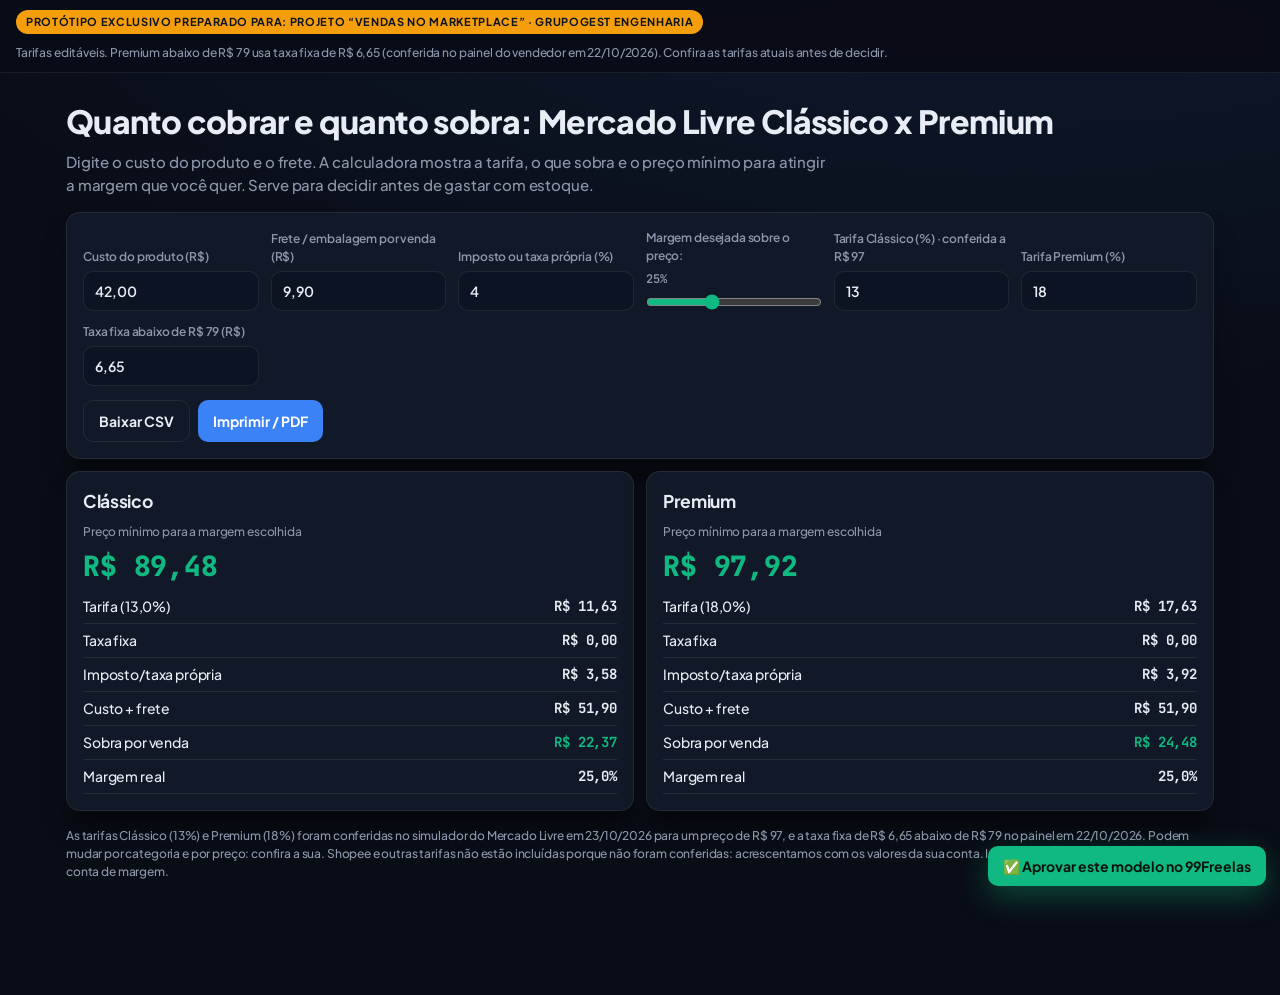
<file: calculadora-marketplace/index.html>
<!doctype html><html lang="pt-BR"><head><meta charset="utf-8"><meta name="viewport" content="width=device-width,initial-scale=1"><title>Calculadora de preço e margem Mercado Livre · protótipo</title><meta name="robots" content="noindex"><link rel="stylesheet" href="../assets/gg.css"><style>.cmp{display:grid;grid-template-columns:repeat(auto-fit,minmax(250px,1fr));gap:12px}.cmp .panel h3{margin-bottom:8px}.ln{display:flex;justify-content:space-between;gap:8px;padding:6px 0;border-bottom:1px solid var(--line);font-size:14px}.ln b{font-family:'JetBrains Mono';font-variant-numeric:tabular-nums}.big{font:800 28px 'JetBrains Mono';margin:6px 0}</style></head><body>
<header class="top"><span class="badge">Protótipo exclusivo preparado para: projeto “Vendas no marketplace” · GrupoGest Engenharia</span><small>Tarifas editáveis. Premium abaixo de R$ 79 usa taxa fixa de R$ 6,65 (conferida no painel do vendedor em 22/10/2026). Confira as tarifas atuais antes de decidir.</small></header>
<main class="wrap"><div class="hd"><h1>Quanto cobrar e quanto sobra: Mercado Livre Clássico x Premium</h1><p>Digite o custo do produto e o frete. A calculadora mostra a tarifa, o que sobra e o preço mínimo para atingir a margem que você quer. Serve para decidir antes de gastar com estoque.</p></div>
<section class="panel"><div class="ctl">
<label>Custo do produto (R$)<input id="c" value="42,00" inputmode="decimal"></label><label>Frete / embalagem por venda (R$)<input id="f" value="9,90" inputmode="decimal"></label><label>Imposto ou taxa própria (%)<input id="i" value="4" inputmode="decimal"></label><label>Margem desejada sobre o preço: <span class="mono" id="mv"></span><input type="range" id="m" min="5" max="60" value="25"></label>
<label>Tarifa Clássico (%) · conferida a R$ 97<input id="tc" value="13" inputmode="decimal"></label><label>Tarifa Premium (%)<input id="tp" value="18" inputmode="decimal"></label><label>Taxa fixa abaixo de R$ 79 (R$)<input id="tf" value="6,65" inputmode="decimal"></label></div>
<div class="row"><button class="btn ghost" id="csv">Baixar CSV</button><button class="btn" id="pdf">Imprimir / PDF</button></div></section>
<section class="cmp" id="out" style="margin-top:12px"></section>
<p class="foot">As tarifas Clássico (13%) e Premium (18%) foram conferidas no simulador do Mercado Livre em 23/10/2026 para um preço de R$ 97, e a taxa fixa de R$ 6,65 abaixo de R$ 79 no painel em 22/10/2026. Podem mudar por categoria e por preço: confira a sua. Shopee e outras tarifas não estão incluídas porque não foram conferidas: acrescentamos com os valores da sua conta. Isto não é promessa de venda: é uma conta de margem.</p></main>
<button class="btn em cta" id="cta">✅ Aprovar este modelo no 99Freelas</button>
<div class="mod" id="mod"><div class="panel"><h2>O que já está pronto e o que será conectado</h2><ul><li><b>Pronto:</b> calculadora de preço e margem com Clássico e Premium, CSV e PDF.</li><li><b>No projeto:</b> diagnóstico por chat, planilha de preço com as suas tarifas, roteiro de cadastro e revisão dos 2 primeiros anúncios, e lista de 5 produtos para testar com pouco capital.</li><li><b>Transparência:</b> tenho conta de vendedor no Mercado Livre com produto digital; não tenho histórico de logística de produto físico.</li></ul><div class="row"><button class="btn ghost" id="x">Fechar</button></div></div></div>
<script src="../assets/gg.js"></script><script>
const $=GG.$,n=id=>parseFloat(String($(id).value).replace(',','.'))||0;let last=[];
function calc(t){const c=n('c'),f=n('f'),i=n('i')/100,m=$('m').value/100,tf=n('tf');
 // preço P: P - P*t - fixa(P) - P*i - c - f = m*P ; testa com e sem taxa fixa (<79)
 const solve=fx=>(c+f+fx)/(1-t-i-m);let p=solve(0);if(p<79)p=solve(tf);const fx=p<79?tf:0;
 const tar=p*t,imp=p*i,sobra=p-tar-fx-imp-c-f;return{p,tar,fx,imp,sobra,mg:p?sobra/p*100:0}}
function card(nome,t){const r=calc(t);last.push([nome,r]);return`<div class="panel"><h3>${nome}</h3><div class="leg">Preço mínimo para a margem escolhida</div><div class="big" style="color:var(--em)">${GG.brl(r.p)}</div>
<div class="ln"><span>Tarifa (${GG.pct(t*100)})</span><b>${GG.brl(r.tar)}</b></div><div class="ln"><span>Taxa fixa</span><b>${GG.brl(r.fx)}</b></div><div class="ln"><span>Imposto/taxa própria</span><b>${GG.brl(r.imp)}</b></div><div class="ln"><span>Custo + frete</span><b>${GG.brl(n('c')+n('f'))}</b></div><div class="ln"><span>Sobra por venda</span><b style="color:var(--em)">${GG.brl(r.sobra)}</b></div><div class="ln"><span>Margem real</span><b>${GG.pct(r.mg)}</b></div></div>`}
function run(){$('mv').textContent=$('m').value+'%';last=[];$('out').innerHTML=card('Clássico',n('tc')/100)+card('Premium',n('tp')/100)}
['c','f','i','m','tc','tp','tf'].forEach(k=>$(k).addEventListener('input',run));run();
$('csv').onclick=()=>GG.csv('margem_marketplace.csv',[['Anúncio','Preço mínimo','Tarifa','Taxa fixa','Imposto','Sobra','Margem %'],...last.map(([a,r])=>[a,r.p.toFixed(2).replace('.',','),r.tar.toFixed(2).replace('.',','),r.fx.toFixed(2).replace('.',','),r.imp.toFixed(2).replace('.',','),r.sobra.toFixed(2).replace('.',','),r.mg.toFixed(1).replace('.',',')])]);
$('pdf').onclick=()=>window.print();$('cta').onclick=()=>GG.modal();$('x').onclick=()=>GG.modal();
</script></body></html>
</file>
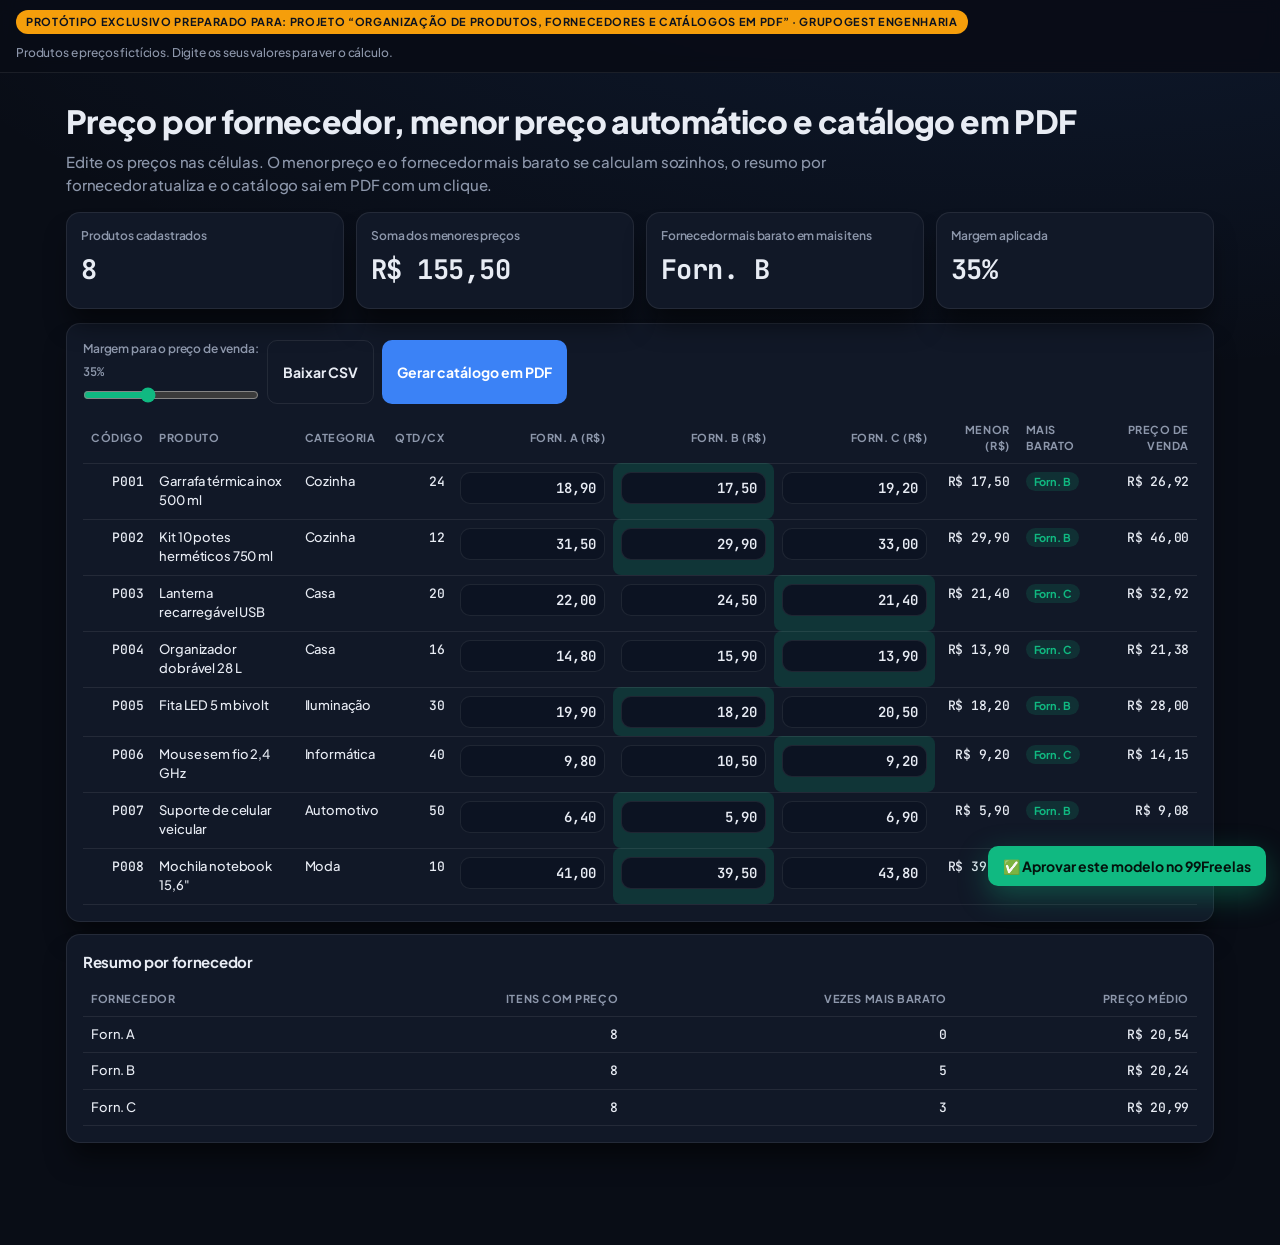
<file: catalogo-fornecedores/index.html>
<!doctype html><html lang="pt-BR"><head><meta charset="utf-8"><meta name="viewport" content="width=device-width,initial-scale=1"><title>Produtos, fornecedores e catálogo em PDF · protótipo</title><meta name="robots" content="noindex"><link rel="stylesheet" href="../assets/gg.css">
<style>td input{padding:6px 8px;min-width:78px;text-align:right;font-family:'JetBrains Mono';font-variant-numeric:tabular-nums}.best{background:rgba(16,185,129,.18);border-radius:8px}.cat{display:none}.catgrid{display:grid;grid-template-columns:repeat(auto-fill,minmax(210px,1fr));gap:12px}.cd{border:1px solid var(--line);border-radius:12px;padding:14px;background:#0c1322}.cd h3{font-size:15px}.cd .pr{font:700 20px 'JetBrains Mono';color:var(--em);margin-top:8px}@media print{.cat{display:block}.main{display:none}.cd{background:#fff;border-color:#bbb;color:#111}.cd .pr{color:#0a6}}</style></head><body>
<header class="top"><span class="badge">Protótipo exclusivo preparado para: projeto “Organização de produtos, fornecedores e catálogos em PDF” · GrupoGest Engenharia</span><small>Produtos e preços fictícios. Digite os seus valores para ver o cálculo.</small></header>
<main class="wrap main"><div class="hd"><h1>Preço por fornecedor, menor preço automático e catálogo em PDF</h1><p>Edite os preços nas células. O menor preço e o fornecedor mais barato se calculam sozinhos, o resumo por fornecedor atualiza e o catálogo sai em PDF com um clique.</p></div>
<section class="kpis" id="kp"></section>
<section class="panel"><div class="row" style="margin-bottom:10px"><label style="max-width:240px">Margem para o preço de venda: <span class="mono" id="mv"></span><input type="range" id="mg" min="10" max="80" value="35"></label><button class="btn ghost" id="csv">Baixar CSV</button><button class="btn" id="pdf">Gerar catálogo em PDF</button></div>
<div class="tw"><table><thead><tr><th>Código</th><th>Produto</th><th>Categoria</th><th class="n">Qtd/cx</th><th class="n">Forn. A (R$)</th><th class="n">Forn. B (R$)</th><th class="n">Forn. C (R$)</th><th class="n">Menor (R$)</th><th>Mais barato</th><th class="n">Preço de venda</th></tr></thead><tbody id="tb"></tbody></table></div></section>
<section class="panel" style="margin-top:12px"><h2>Resumo por fornecedor</h2><div class="tw"><table><thead><tr><th>Fornecedor</th><th class="n">Itens com preço</th><th class="n">Vezes mais barato</th><th class="n">Preço médio</th></tr></thead><tbody id="rs"></tbody></table></div></section></main>
<section class="cat wrap" id="cat"></section>
<button class="btn em cta" id="cta">✅ Aprovar este modelo no 99Freelas</button>
<div class="mod" id="mod"><div class="panel"><h2>O que já está pronto e o que será conectado</h2><ul><li><b>Pronto:</b> planilha com menor preço e fornecedor, resumo, preço de venda por margem, CSV e catálogo em PDF.</li><li><b>Com os seus dados:</b> sua lista de produtos, fornecedores, fotos e identidade visual no catálogo.</li><li><b>Entrega:</b> Excel/Google Sheets e catálogo em PDF, com os totais conferidos.</li></ul><div class="row"><button class="btn ghost" id="x">Fechar</button></div></div></div>
<script src="../assets/gg.js"></script><script>
const $=GG.$;const P=[["P001","Garrafa térmica inox 500 ml","Cozinha",24,18.9,17.5,19.2],["P002","Kit 10 potes herméticos 750 ml","Cozinha",12,31.5,29.9,33],["P003","Lanterna recarregável USB","Casa",20,22,24.5,21.4],["P004","Organizador dobrável 28 L","Casa",16,14.8,15.9,13.9],["P005","Fita LED 5 m bivolt","Iluminação",30,19.9,18.2,20.5],["P006","Mouse sem fio 2,4 GHz","Informática",40,9.8,10.5,9.2],["P007","Suporte de celular veicular","Automotivo",50,6.4,5.9,6.9],["P008","Mochila notebook 15,6\"","Moda",10,41,39.5,43.8]];
const rows=P.map(p=>({c:p[0],n:p[1],k:p[2],q:p[3],f:[p[4],p[5],p[6]]}));const F=["Forn. A","Forn. B","Forn. C"];
function calc(r){const v=r.f.filter(x=>x>0);const m=v.length?Math.min(...v):0;return{m,b:m?F[r.f.indexOf(m)]:'',pv:m?m/(1-$('mg').value/100):0}}
function run(){$('mv').textContent=$('mg').value+'%';let ts=0,tn=0;$('tb').innerHTML=rows.map((r,i)=>{const c=calc(r);ts+=c.m;tn++;return`<tr><td class="n">${r.c}</td><td>${r.n}</td><td>${r.k}</td><td class="n">${r.q}</td>${r.f.map((x,j)=>`<td class="n ${F[j]==c.b?'best':''}"><input data-i="${i}" data-j="${j}" value="${x.toFixed(2).replace('.',',')}" inputmode="decimal" aria-label="${F[j]} ${r.n}"></td>`).join('')}<td class="n">${GG.brl(c.m)}</td><td><span class="chip">${c.b}</span></td><td class="n">${GG.brl(c.pv)}</td></tr>`}).join('');
 $('rs').innerHTML=F.map((f,j)=>{const v=rows.map(r=>r.f[j]).filter(x=>x>0),w=rows.filter(r=>calc(r).b==f).length;return`<tr><td>${f}</td><td class="n">${v.length}</td><td class="n">${w}</td><td class="n">${GG.brl(v.length?v.reduce((a,b)=>a+b,0)/v.length:0)}</td></tr>`}).join('');
 const best=F.map((f,j)=>rows.filter(r=>calc(r).b==f).length);const top=F[best.indexOf(Math.max(...best))];
 $('kp').innerHTML=`<div class="k"><span>Produtos cadastrados</span><b>${tn}</b></div><div class="k"><span>Soma dos menores preços</span><b>${GG.brl(ts)}</b></div><div class="k"><span>Fornecedor mais barato em mais itens</span><b>${top}</b></div><div class="k"><span>Margem aplicada</span><b>${$('mg').value}%</b></div>`;
 $('cat').innerHTML=`<h1>Catálogo de produtos · Outubro/2026</h1><p class="leg">Modelo com dados fictícios.</p><div class="catgrid">${rows.map(r=>{const c=calc(r);return`<div class="cd"><span class="chip a">${r.k}</span><h3>${r.n}</h3><div class="leg">Cód. ${r.c} · caixa com ${r.q}</div><div class="pr">${GG.brl(c.pv)}</div></div>`}).join('')}</div>`;
 document.querySelectorAll('td input').forEach(e=>e.onchange=ev=>{const v=parseFloat(String(ev.target.value).replace(',','.'));rows[+ev.target.dataset.i].f[+ev.target.dataset.j]=isNaN(v)?0:v;run()})}
$('mg').oninput=run;run();
$('csv').onclick=()=>GG.csv('produtos_fornecedores.csv',[['Código','Produto','Categoria','Qtd/cx','Forn. A','Forn. B','Forn. C','Menor','Mais barato','Preço de venda'],...rows.map(r=>{const c=calc(r);return[r.c,r.n,r.k,r.q,...r.f.map(x=>x.toFixed(2).replace('.',',')),c.m.toFixed(2).replace('.',','),c.b,c.pv.toFixed(2).replace('.',',')]})]);
$('pdf').onclick=()=>window.print();$('cta').onclick=()=>GG.modal();$('x').onclick=()=>GG.modal();
</script></body></html>
</file>
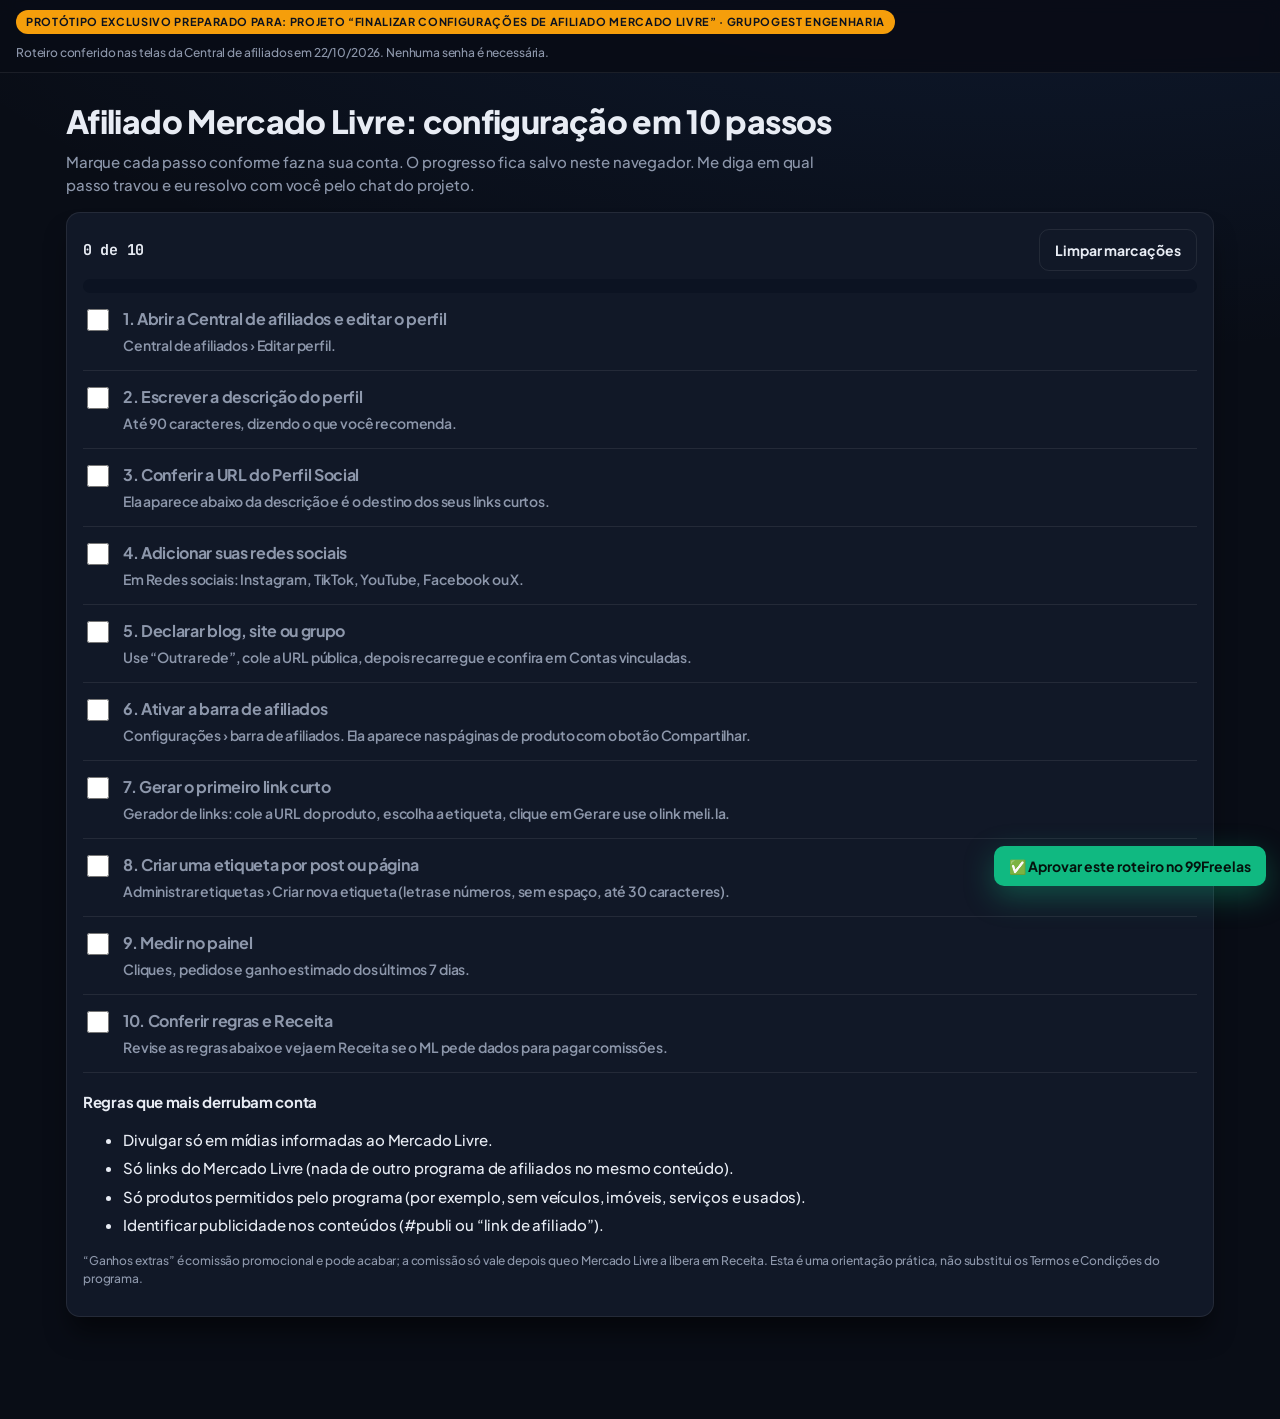
<file: checklist-afiliado-ml/index.html>
<!doctype html><html lang="pt-BR"><head><meta charset="utf-8"><meta name="viewport" content="width=device-width,initial-scale=1"><title>Checklist de configuração do afiliado Mercado Livre · protótipo</title><meta name="robots" content="noindex"><link rel="stylesheet" href="../assets/gg.css">
<style>.st{display:grid;grid-template-columns:28px 1fr;gap:12px;padding:14px 0;border-bottom:1px solid var(--line)}.st input{width:22px;height:22px;accent-color:var(--em);margin-top:2px}.st h3{font-size:16px}.st p{margin:4px 0 0;color:var(--mut);font-size:14px}.st.ok h3{text-decoration:line-through;color:var(--mut)}.prog{height:14px;background:#0c1322;border-radius:99px;overflow:hidden}.prog>div{height:100%;background:linear-gradient(90deg,var(--bl),var(--em));transition:width .4s}.rules li{margin:6px 0}</style></head><body>
<header class="top"><span class="badge">Protótipo exclusivo preparado para: projeto “Finalizar configurações de afiliado Mercado Livre” · GrupoGest Engenharia</span><small>Roteiro conferido nas telas da Central de afiliados em 22/10/2026. Nenhuma senha é necessária.</small></header>
<main class="wrap"><div class="hd"><h1>Afiliado Mercado Livre: configuração em 10 passos</h1><p>Marque cada passo conforme faz na sua conta. O progresso fica salvo neste navegador. Me diga em qual passo travou e eu resolvo com você pelo chat do projeto.</p></div>
<section class="panel"><div class="row" style="justify-content:space-between;align-items:center;margin-bottom:8px"><b class="mono" id="pt">0 de 10</b><button class="btn ghost" id="rs">Limpar marcações</button></div><div class="prog"><div id="pb" style="width:0%"></div></div><div id="lst"></div>
<h2 style="margin-top:18px">Regras que mais derrubam conta</h2><ul class="rules"><li>Divulgar só em mídias informadas ao Mercado Livre.</li><li>Só links do Mercado Livre (nada de outro programa de afiliados no mesmo conteúdo).</li><li>Só produtos permitidos pelo programa (por exemplo, sem veículos, imóveis, serviços e usados).</li><li>Identificar publicidade nos conteúdos (#publi ou “link de afiliado”).</li></ul>
<p class="leg">“Ganhos extras” é comissão promocional e pode acabar; a comissão só vale depois que o Mercado Livre a libera em Receita. Esta é uma orientação prática, não substitui os Termos e Condições do programa.</p></section></main>
<button class="btn em cta" id="cta">✅ Aprovar este roteiro no 99Freelas</button>
<div class="mod" id="mod"><div class="panel"><h2>O que já está pronto e o que falta</h2><ul><li><b>Pronto:</b> roteiro de 10 passos com progresso e regras do programa.</li><li><b>Com você:</b> você faz os cliques na sua conta; eu acompanho pelo chat e destravo o passo em que parar.</li><li><b>Opcional:</b> revisão da descrição do perfil e criação das etiquetas por canal.</li></ul><div class="row"><button class="btn ghost" id="x">Fechar</button></div></div></div>
<script src="../assets/gg.js"></script><script>
const S=[["Abrir a Central de afiliados e editar o perfil","Central de afiliados › Editar perfil."],["Escrever a descrição do perfil","Até 90 caracteres, dizendo o que você recomenda."],["Conferir a URL do Perfil Social","Ela aparece abaixo da descrição e é o destino dos seus links curtos."],["Adicionar suas redes sociais","Em Redes sociais: Instagram, TikTok, YouTube, Facebook ou X."],["Declarar blog, site ou grupo","Use “Outra rede”, cole a URL pública, depois recarregue e confira em Contas vinculadas."],["Ativar a barra de afiliados","Configurações › barra de afiliados. Ela aparece nas páginas de produto com o botão Compartilhar."],["Gerar o primeiro link curto","Gerador de links: cole a URL do produto, escolha a etiqueta, clique em Gerar e use o link meli.la."],["Criar uma etiqueta por post ou página","Administrar etiquetas › Criar nova etiqueta (letras e números, sem espaço, até 30 caracteres)."],["Medir no painel","Cliques, pedidos e ganho estimado dos últimos 7 dias."],["Conferir regras e Receita","Revise as regras abaixo e veja em Receita se o ML pede dados para pagar comissões."]];
const K='gg_chk_afiliado',$=GG.$;let st=[];try{st=JSON.parse(localStorage.getItem(K)||'[]')}catch(e){}
function draw(){$('lst').innerHTML=S.map((s,i)=>`<label class="st ${st[i]?'ok':''}" style="flex-direction:row"><input type="checkbox" data-i="${i}" ${st[i]?'checked':''}><div><h3>${i+1}. ${s[0]}</h3><p>${s[1]}</p></div></label>`).join('');const n=st.filter(Boolean).length;$('pt').textContent=n+' de 10';$('pb').style.width=n*10+'%';document.querySelectorAll('.st input').forEach(c=>c.onchange=e=>{st[+e.target.dataset.i]=e.target.checked;try{localStorage.setItem(K,JSON.stringify(st))}catch(_){}draw()})}
$('rs').onclick=()=>{st=[];try{localStorage.removeItem(K)}catch(e){}draw()};$('cta').onclick=()=>GG.modal();$('x').onclick=()=>GG.modal();draw();
</script></body></html>
</file>
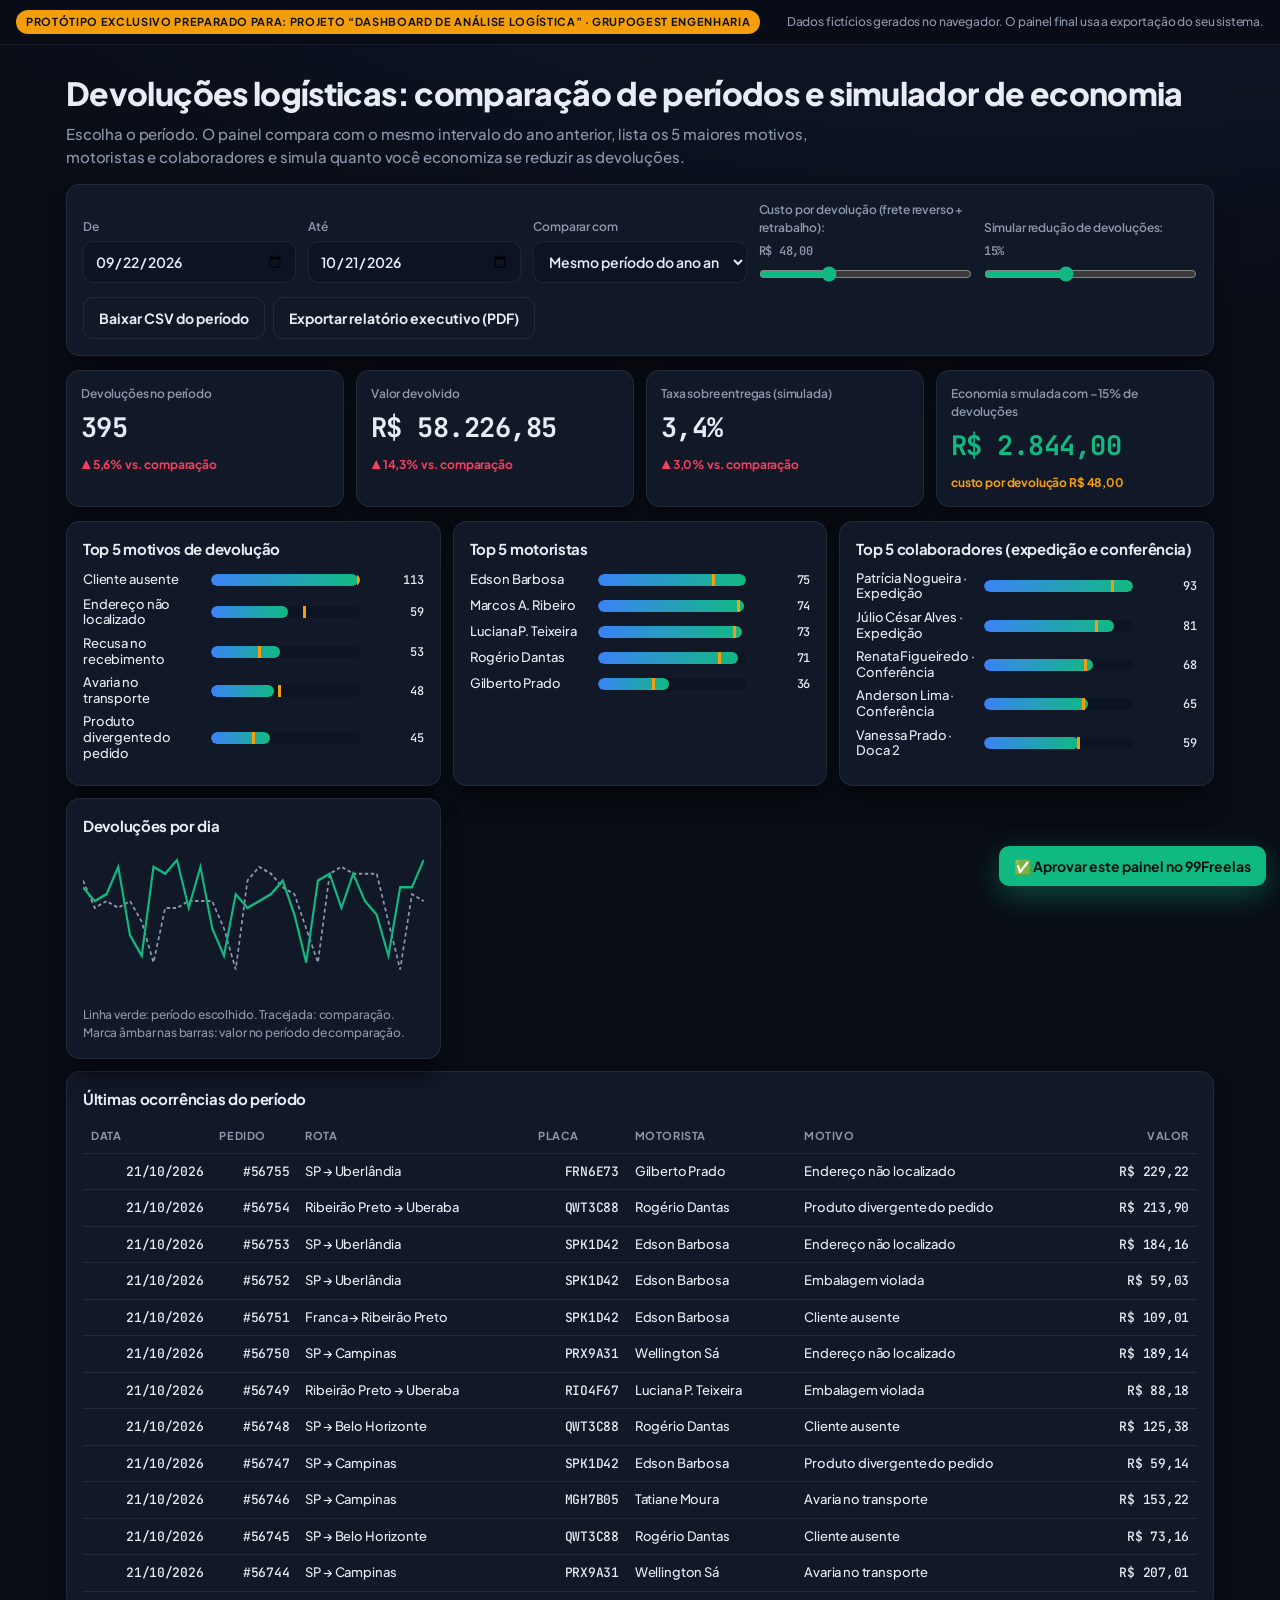
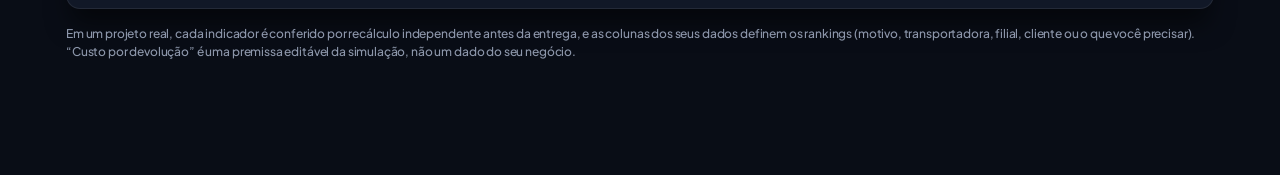
<file: dashboard-logistica/index.html>
<!doctype html>
<html lang="pt-BR">
<head>
<meta charset="utf-8">
<meta name="viewport" content="width=device-width,initial-scale=1">
<title>Dashboard de análise logística · protótipo</title>
<meta name="robots" content="noindex">
<link rel="stylesheet" href="../assets/gg.css">
</head>
<body>
<header class="top">
 <span class="badge">Protótipo exclusivo preparado para: projeto “Dashboard de análise logística” · GrupoGest Engenharia</span>
 <small>Dados fictícios gerados no navegador. O painel final usa a exportação do seu sistema.</small>
</header>
<main class="wrap">
 <div class="hd"><h1>Devoluções logísticas: comparação de períodos e simulador de economia</h1>
 <p>Escolha o período. O painel compara com o mesmo intervalo do ano anterior, lista os 5 maiores motivos, motoristas e colaboradores e simula quanto você economiza se reduzir as devoluções.</p></div>

 <section class="panel" aria-label="Filtros">
  <div class="ctl">
   <label>De<input type="date" id="de"></label>
   <label>Até<input type="date" id="ate"></label>
   <label>Comparar com<select id="cmp"><option value="ano">Mesmo período do ano anterior</option><option value="ant">Período anterior de mesma duração</option></select></label>
   <label>Custo por devolução (frete reverso + retrabalho): <span class="mono" id="cv"></span><input type="range" id="cust" min="15" max="120" value="48" step="1"></label>
   <label>Simular redução de devoluções: <span class="mono" id="rv"></span><input type="range" id="red" min="0" max="40" value="15" step="1"></label>
  </div>
  <div class="row"><button class="btn ghost" id="csv">Baixar CSV do período</button><button class="btn ghost" id="pdf">Exportar relatório executivo (PDF)</button></div>
 </section>

 <section class="kpis" id="kpis" style="margin-top:14px"></section>

 <section class="grid">
  <div class="panel"><h2>Top 5 motivos de devolução</h2><div id="g1"></div></div>
  <div class="panel"><h2>Top 5 motoristas</h2><div id="g2"></div></div>
  <div class="panel"><h2>Top 5 colaboradores (expedição e conferência)</h2><div id="g3"></div></div>
  <div class="panel"><h2>Devoluções por dia</h2><svg class="ch" id="sp" viewBox="0 0 400 150" preserveAspectRatio="none" role="img" aria-label="Linha de devoluções por dia"></svg><div class="leg">Linha verde: período escolhido. Tracejada: comparação. Marca âmbar nas barras: valor no período de comparação.</div></div>
 </section>

 <section class="panel" style="margin-top:12px"><h2>Últimas ocorrências do período</h2><div class="tw"><table><thead><tr><th>Data</th><th>Pedido</th><th>Rota</th><th>Placa</th><th>Motorista</th><th>Motivo</th><th class="n">Valor</th></tr></thead><tbody id="tb"></tbody></table></div></section>
 <p class="foot">Em um projeto real, cada indicador é conferido por recálculo independente antes da entrega, e as colunas dos seus dados definem os rankings (motivo, transportadora, filial, cliente ou o que você precisar). “Custo por devolução” é uma premissa editável da simulação, não um dado do seu negócio.</p>
</main>

<button class="btn em cta" id="cta">✅ Aprovar este painel no 99Freelas</button>
<div class="mod" id="mod" role="dialog" aria-modal="true"><div class="panel">
 <h2>O que já está pronto e o que será conectado aos seus dados</h2>
 <p class="leg">Aprovação e pagamento acontecem dentro do 99Freelas, pelo chat do projeto.</p>
 <ul>
  <li><b>Pronto neste protótipo:</b> filtro de período, comparação com o ano anterior, 4 indicadores, top 5 de motivos, motoristas e colaboradores, linha diária, simulador de economia, exportação CSV e PDF.</li>
  <li><b>Será conectado aos seus dados:</b> a exportação do seu sistema (CSV/Excel), com as suas colunas, regras de devolução e metas.</li>
  <li><b>Conferência:</b> totais recalculados por um segundo método antes da entrega.</li>
  <li><b>Formato final:</b> Excel/Google Sheets ou página web, conforme você preferir.</li>
 </ul>
 <div class="row"><button class="btn ghost" id="x">Fechar</button></div>
</div></div>

<script src="../assets/gg.js"></script>
<script>
const R=GG.rng(20261022),$=GG.$;
const MOT=["Cliente ausente","Endereço não localizado","Recusa no recebimento","Avaria no transporte","Produto divergente do pedido","Atraso na entrega","Embalagem violada"];
const DRV=["Marcos A. Ribeiro","Luciana P. Teixeira","Rogério Dantas","Edson Barbosa","Tatiane Moura","Wellington Sá","Gilberto Prado"];
const PLC=["BRA2E19","RIO4F67","QWT3C88","SPK1D42","MGH7B05","PRX9A31","FRN6E73"];
const COL=["Patrícia Nogueira · Expedição","Júlio César Alves · Expedição","Renata Figueiredo · Conferência","Anderson Lima · Conferência","Vanessa Prado · Doca 2","Cláudio Matos · Doca 1"];
const ROT=["SP → Belo Horizonte","SP → Campinas","Franca → Ribeirão Preto","SP → Uberlândia","Ribeirão Preto → Uberaba","SP → Sorocaba"];
const W=[.30,.18,.14,.12,.10,.09,.07],WD=[.2,.18,.17,.15,.12,.1,.08],WC=[.22,.2,.18,.16,.14,.1];
const pick=w=>{let x=R(),a=0;for(let i=0;i<w.length;i++){a+=w[i];if(x<a)return i}return w.length-1};
const rec=[];let pid=48210;
for(let t=Date.UTC(2025,0,1);t<=Date.UTC(2026,9,22);t+=864e5){const d=new Date(t),dow=d.getUTCDay();const base=dow==0?4:dow==6?9:15;const n=Math.round(base*(t>=Date.UTC(2026,0,1)?1.07:1)*(.75+R()*.5));const ds=d.toISOString().slice(0,10);
 for(let i=0;i<n;i++){const dr=pick(WD);rec.push({d:ds,p:pid++,m:pick(W),dr,c:pick(WC),r:Math.floor(R()*ROT.length),v:Math.round((38+R()*210)*100)/100})}}
const iso=d=>d.toISOString().slice(0,10),add=(s,n)=>{const d=new Date(s+"T00:00:00Z");d.setUTCDate(d.getUTCDate()+n);return iso(d)},yr=(s,n)=>{const d=new Date(s+"T00:00:00Z");d.setUTCFullYear(d.getUTCFullYear()+n);return iso(d)},diff=(a,b)=>Math.round((new Date(b+"T00:00:00Z")-new Date(a+"T00:00:00Z"))/864e5);
const slice=(a,b)=>rec.filter(r=>r.d>=a&&r.d<=b),sum=rs=>rs.reduce((s,r)=>s+r.v,0);
const agg=(rs,k,N)=>{const o=N.map(n=>({n,c:0}));rs.forEach(r=>o[r[k]].c++);return o};
const dlt=(a,b,inv)=>{if(!b)return'';const p=(a-b)/b*100,bad=inv?p>0:p<0;return`<i class="${Math.abs(p)<.05?'neu':(p>0)?'up':'dn'}">${p>0?'▲':'▼'} ${Math.abs(p).toFixed(1).replace('.',',')}% vs. comparação</i>`};
let cur=[],prv=[],range={};
function bars(el,c,p){const t=c.map((o,i)=>({...o,p:p[i].c})).sort((a,b)=>b.c-a.c).slice(0,5),mx=Math.max(1,...t.map(o=>Math.max(o.c,o.p)));
 $(el).innerHTML=t.map(o=>`<div class="bar"><div class="nm">${o.n}</div><div class="trk"><div class="fl" style="width:${o.c/mx*100}%"></div><div class="pv" style="left:${o.p/mx*100}%"></div></div><div class="v">${GG.int(o.c)}</div></div>`).join('')}
function run(){const a=$('de').value,b=$('ate').value;if(!a||!b||a>b)return;const n=diff(a,b)+1;let pa,pb;
 if($('cmp').value=='ano'){pa=yr(a,-1);pb=yr(b,-1)}else{pb=add(a,-1);pa=add(pb,-(n-1))}
 cur=slice(a,b);prv=slice(pa,pb);range={a,b};
 const cust=+$('cust').value,red=+$('red').value;$('cv').textContent=GG.brl(cust);$('rv').textContent=red+'%';
 const eco=cur.length*red/100*cust,ent=cur.length/0.034,entP=prv.length/0.033;
 $('kpis').innerHTML=`<div class="k"><span>Devoluções no período</span><b id="k1"></b>${dlt(cur.length,prv.length,1)}</div>
 <div class="k"><span>Valor devolvido</span><b id="k2"></b>${dlt(sum(cur),sum(prv),1)}</div>
 <div class="k"><span>Taxa sobre entregas (simulada)</span><b id="k3"></b>${dlt(cur.length/ent,prv.length/entP,1)}</div>
 <div class="k"><span>Economia simulada com −${red}% de devoluções</span><b id="k4" style="color:var(--em)"></b><i class="neu">custo por devolução ${GG.brl(cust)}</i></div>`;
 GG.tween($('k1'),cur.length,GG.int);GG.tween($('k2'),sum(cur),GG.brl);GG.tween($('k3'),cur.length/ent*100,GG.pct);GG.tween($('k4'),eco,GG.brl);
 bars('g1',agg(cur,'m',MOT),agg(prv,'m',MOT));bars('g2',agg(cur,'dr',DRV),agg(prv,'dr',DRV));bars('g3',agg(cur,'c',COL),agg(prv,'c',COL));
 const days=(s,m)=>{const mp={};rec.forEach(r=>{if(r.d>=s&&r.d<=add(s,m-1))mp[r.d]=(mp[r.d]||0)+1});return Array.from({length:m},(_,i)=>mp[add(s,i)]||0)};
 const c=days(a,n),p=days(pa,n),mx=Math.max(1,...c,...p),pt=x=>x.map((v,i)=>`${i/(n-1||1)*400},${142-v/mx*130}`).join(' ');
 $('sp').innerHTML=`<polyline fill="none" stroke="#8D97AB" stroke-dasharray="4 3" stroke-width="2" points="${pt(p)}"/><polyline fill="none" stroke="#10B981" stroke-width="2.5" points="${pt(c)}"/>`;
 $('tb').innerHTML=cur.slice(-12).reverse().map(r=>`<tr><td class="n">${r.d.split('-').reverse().join('/')}</td><td class="n">#${r.p}</td><td>${ROT[r.r]}</td><td class="n">${PLC[r.dr]}</td><td>${DRV[r.dr]}</td><td>${MOT[r.m]}</td><td class="n">${GG.brl(r.v)}</td></tr>`).join('')}
$('de').value='2026-09-22';$('ate').value='2026-10-21';
['de','ate','cmp','cust','red'].forEach(i=>$(i).addEventListener('input',run));run();
$('csv').onclick=()=>GG.csv(`devolucoes_${range.a}_${range.b}.csv`,[['Data','Pedido','Rota','Placa','Motorista','Colaborador','Motivo','Valor (R$)'],...cur.map(r=>[r.d,r.p,ROT[r.r],PLC[r.dr],DRV[r.dr],COL[r.c],MOT[r.m],r.v.toFixed(2).replace('.',',')])]);
$('pdf').onclick=()=>window.print();$('cta').onclick=()=>GG.modal();$('x').onclick=()=>GG.modal();
</script>
</body>
</html>
</file>
<file: assets/gg.css>
@import url('https://fonts.googleapis.com/css2?family=JetBrains+Mono:wght@400;600&family=Plus+Jakarta+Sans:wght@500;600;700;800&display=swap');
:root{--bg:#090D16;--card:#111827;--line:rgba(255,255,255,.08);--ink:#E8ECF4;--mut:#8D97AB;--em:#10B981;--am:#F59E0B;--bl:#3B82F6;--rd:#F43F5E;--sh:0 20px 25px -5px rgba(0,0,0,.5)}
*{box-sizing:border-box;min-width:0}
html{-webkit-text-size-adjust:100%}
body{margin:0;background:radial-gradient(1200px 500px at 80% -10%,rgba(59,130,246,.12),transparent),var(--bg);color:var(--ink);font:500 15px/1.5 'Plus Jakarta Sans',system-ui,sans-serif;letter-spacing:-.01em;padding-bottom:84px;overflow-x:hidden}
.num,.k b,td.n,.mono{font-family:'JetBrains Mono',ui-monospace,monospace;font-variant-numeric:tabular-nums;letter-spacing:-.02em}
h1,h2,h3{letter-spacing:-.02em;margin:0}
.top{position:sticky;top:0;z-index:20;background:rgba(9,13,22,.92);backdrop-filter:blur(8px);border-bottom:1px solid var(--line);padding:10px 16px;display:flex;gap:10px;align-items:center;justify-content:space-between;flex-wrap:wrap}
.badge{font:700 11px/1.3 'Plus Jakarta Sans';letter-spacing:.06em;text-transform:uppercase;color:#0b1220;background:var(--am);padding:5px 10px;border-radius:999px}
.top small{color:var(--mut);font-size:12px}
.wrap{max-width:1180px;margin:0 auto;padding:18px 16px}
.hd{margin:6px 0 16px}.hd h1{font-size:clamp(22px,4vw,32px);font-weight:800}.hd p{color:var(--mut);margin:6px 0 0;max-width:760px}
.panel{background:var(--card);border:1px solid var(--line);border-radius:14px;box-shadow:var(--sh);padding:16px}
.ctl{display:grid;grid-template-columns:repeat(auto-fit,minmax(170px,1fr));gap:12px;align-items:end;margin-bottom:14px}
label{overflow:hidden;display:flex;flex-direction:column;gap:5px;color:var(--mut);font-size:12px;font-weight:600}
input,select,textarea{font:600 14px 'Plus Jakarta Sans';color:var(--ink);background:#0c1322;border:1px solid var(--line);border-radius:10px;padding:10px 11px;width:100%}
input[type=range]{padding:0;margin:0;width:100%;accent-color:var(--em)}
input:focus,select:focus{outline:2px solid var(--bl);outline-offset:1px}
.btn{font:700 14px 'Plus Jakarta Sans';border:0;border-radius:10px;padding:11px 15px;cursor:pointer;background:var(--bl);color:#fff}
.btn.ghost{background:transparent;color:var(--ink);border:1px solid var(--line)}
.btn.em{background:var(--em);color:#04130d}
.row{display:flex;gap:8px;flex-wrap:wrap}
.kpis{display:grid;grid-template-columns:repeat(auto-fit,minmax(210px,1fr));gap:12px;margin-bottom:14px}
.k{background:var(--card);border:1px solid var(--line);border-radius:14px;padding:14px;box-shadow:var(--sh)}
.k span{display:block;color:var(--mut);font-size:12px;font-weight:600}
.k b{display:block;font-size:clamp(20px,3vw,27px);margin:4px 0;white-space:nowrap;overflow:hidden;text-overflow:ellipsis}
.k i{font-style:normal;font-size:12px;font-weight:700}.up{color:var(--rd)}.dn{color:var(--em)}.neu{color:var(--am)}
.grid{display:grid;grid-template-columns:repeat(auto-fit,minmax(310px,1fr));gap:12px}
.panel h2{font-size:15px;margin-bottom:10px}
.bar{display:grid;grid-template-columns:minmax(120px,1.1fr) 2fr 56px;gap:8px;align-items:center;margin:8px 0;font-size:13px}
.bar .nm{overflow-wrap:anywhere;line-height:1.2}
.trk{height:12px;background:#0c1322;border-radius:99px;position:relative;overflow:hidden}
.fl{height:100%;border-radius:99px;background:linear-gradient(90deg,var(--bl),var(--em));transition:width .45s ease}
.pv{position:absolute;top:0;bottom:0;width:3px;margin-left:-3px;background:var(--am);transition:left .45s ease}
.bar .v{text-align:right;font-family:'JetBrains Mono';font-variant-numeric:tabular-nums;font-size:12px}
.tw{overflow-x:auto}
table{width:100%;border-collapse:collapse;font-size:13px}
th{text-align:left;color:var(--mut);font-weight:700;font-size:11px;letter-spacing:.05em;text-transform:uppercase;padding:8px;border-bottom:1px solid var(--line)}
td{padding:8px;border-bottom:1px solid var(--line);vertical-align:top}
td.n,th.n{text-align:right}
.leg{color:var(--mut);font-size:12px;margin-top:8px}
.chip{display:inline-block;font:700 11px 'Plus Jakarta Sans';padding:3px 8px;border-radius:99px;background:rgba(16,185,129,.15);color:var(--em)}
.chip.a{background:rgba(245,158,11,.15);color:var(--am)}.chip.r{background:rgba(244,63,94,.15);color:var(--rd)}
.cta{position:fixed;right:14px;bottom:14px;z-index:30;max-width:calc(100vw - 28px);box-shadow:0 10px 30px rgba(16,185,129,.35)}
.mod{position:fixed;inset:0;background:rgba(0,0,0,.7);display:none;align-items:center;justify-content:center;z-index:40;padding:16px}
.mod.on{display:flex}.mod .panel{max-width:520px;width:100%;max-height:90vh;overflow:auto}
.mod ul{padding-left:18px;margin:8px 0}.mod li{margin:6px 0}
.foot{color:var(--mut);font-size:12px;margin-top:16px}
svg.ch{width:100%;height:150px;display:block}
@media print{body{background:#fff;color:#111}.top,.cta,.ctl,.btn{display:none}.panel,.k{box-shadow:none;border-color:#ccc;background:#fff}.k span,.hd p,th,.leg{color:#444}}
</file>
